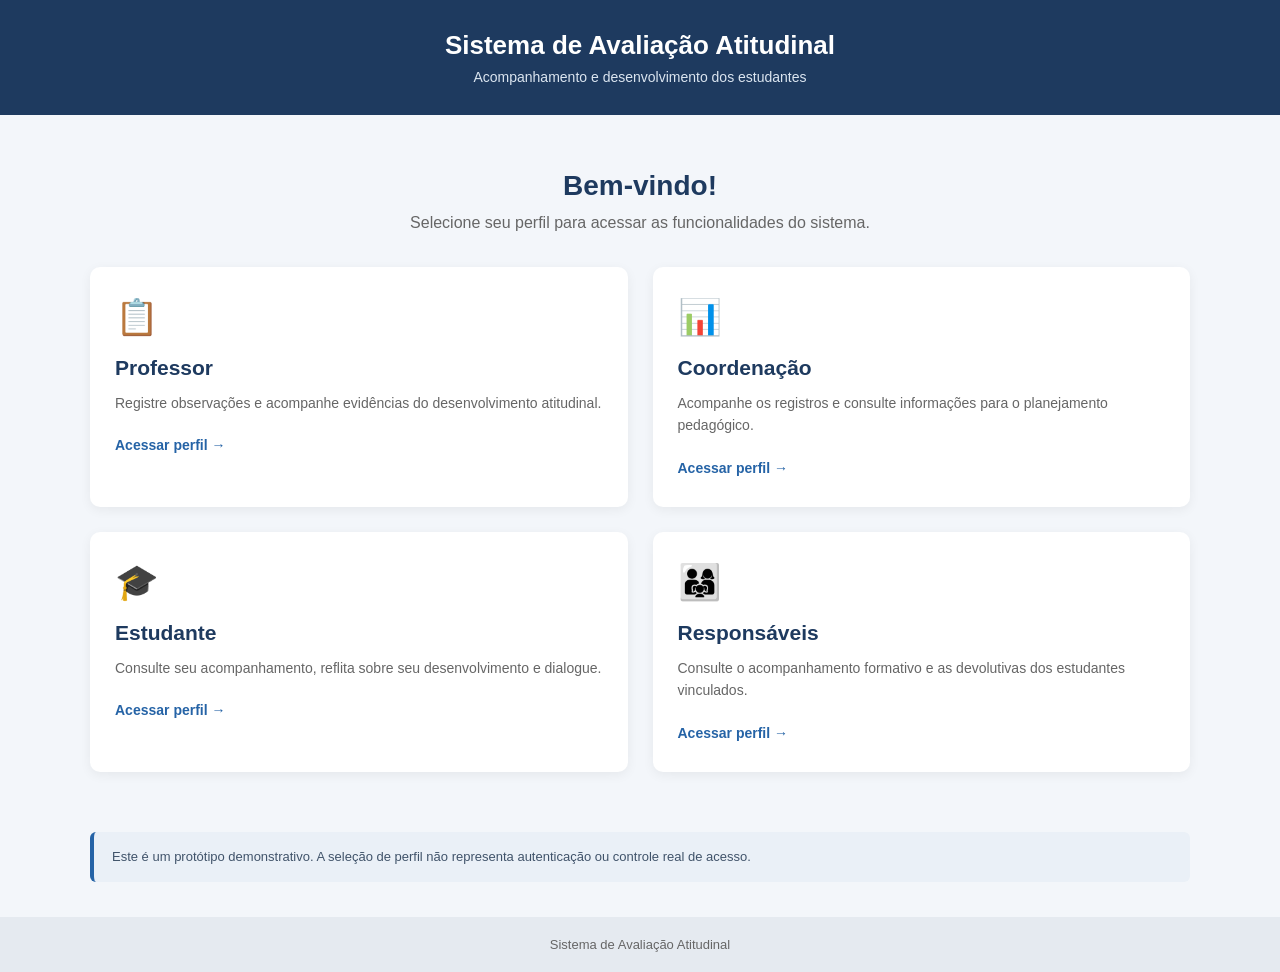
<file: index.html>
<!DOCTYPE html>
<html lang="pt-BR">

<head>
    <meta charset="UTF-8">
    <meta name="viewport" content="width=device-width, initial-scale=1.0">
    <title>Sistema de Avaliação Atitudinal</title>
    <link rel="stylesheet" href="css/style.css">
</head>

<body>

    <header class="cabecalho">
        <div class="container">
            <h1>Sistema de Avaliação Atitudinal</h1>
            <p>Acompanhamento e desenvolvimento dos estudantes</p>
        </div>
    </header>

    <main class="container">

        <section class="apresentacao">
            <h2>Bem-vindo!</h2>
            <p>Selecione seu perfil para acessar as funcionalidades do sistema.</p>
        </section>

        <section class="perfis">

            <a href="pages/professor/registro.html" class="card">
                <div class="icone">📋</div>
                <h3>Professor</h3>
                <p>Registre observações e acompanhe evidências do desenvolvimento atitudinal.</p>
                <span>Acessar perfil →</span>
            </a>

            <a href="pages/coordenacao/painel.html" class="card">
                <div class="icone">📊</div>
                <h3>Coordenação</h3>
                <p>Acompanhe os registros e consulte informações para o planejamento pedagógico.</p>
                <span>Acessar perfil →</span>
            </a>

            <a href="pages/estudante/formativa.html" class="card">
                <div class="icone">🎓</div>
                <h3>Estudante</h3>
                <p>Consulte seu acompanhamento, reflita sobre seu desenvolvimento e dialogue.</p>
                <span>Acessar perfil →</span>
            </a>

            <a href="pages/responsaveis/acompanhamento.html" class="card">
                <div class="icone">👨‍👩‍👧</div>
                <h3>Responsáveis</h3>
                <p>Consulte o acompanhamento formativo e as devolutivas dos estudantes vinculados.</p>
                <span>Acessar perfil →</span>
            </a>

        </section>

        <p class="aviso-prototipo">
            Este é um protótipo demonstrativo. A seleção de perfil não representa autenticação ou controle real de acesso.
        </p>

    </main>

    <footer class="rodape">
        <p>Sistema de Avaliação Atitudinal</p>
    </footer>

</body>

</html>
</file>
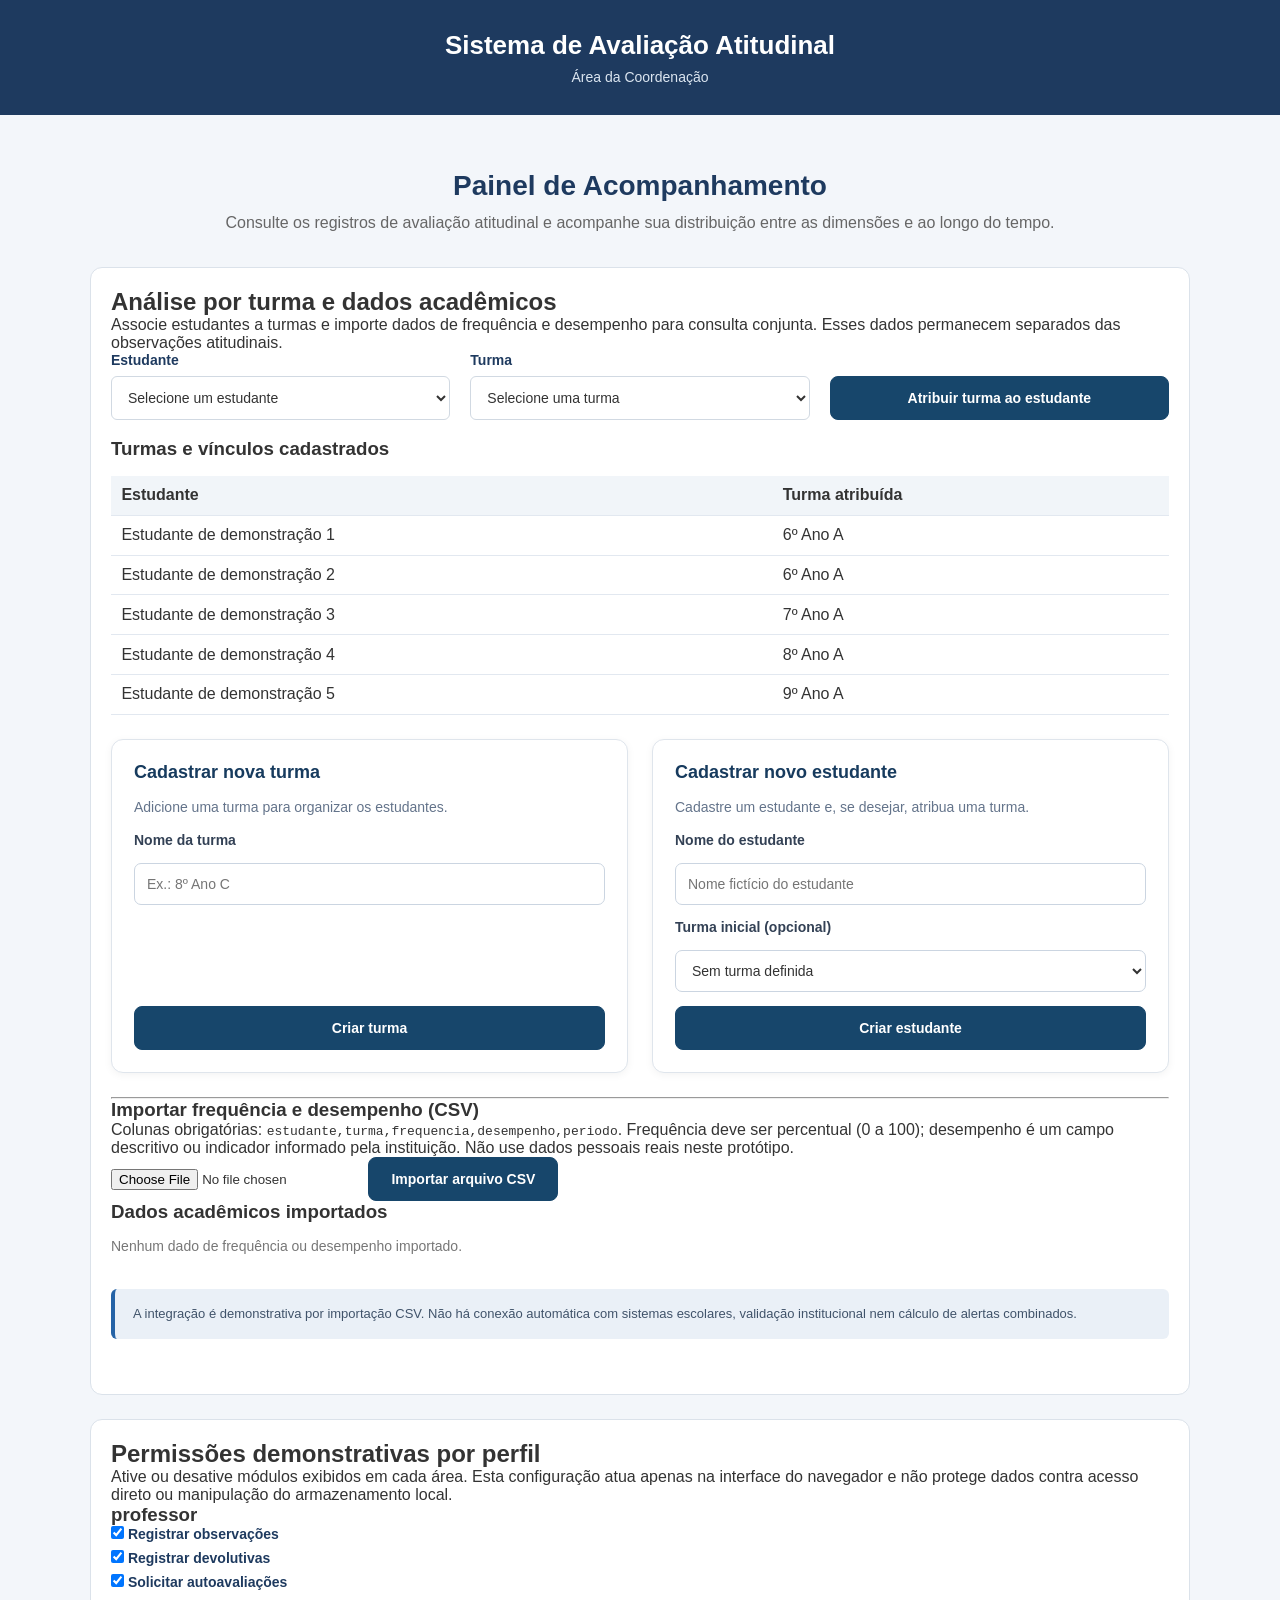
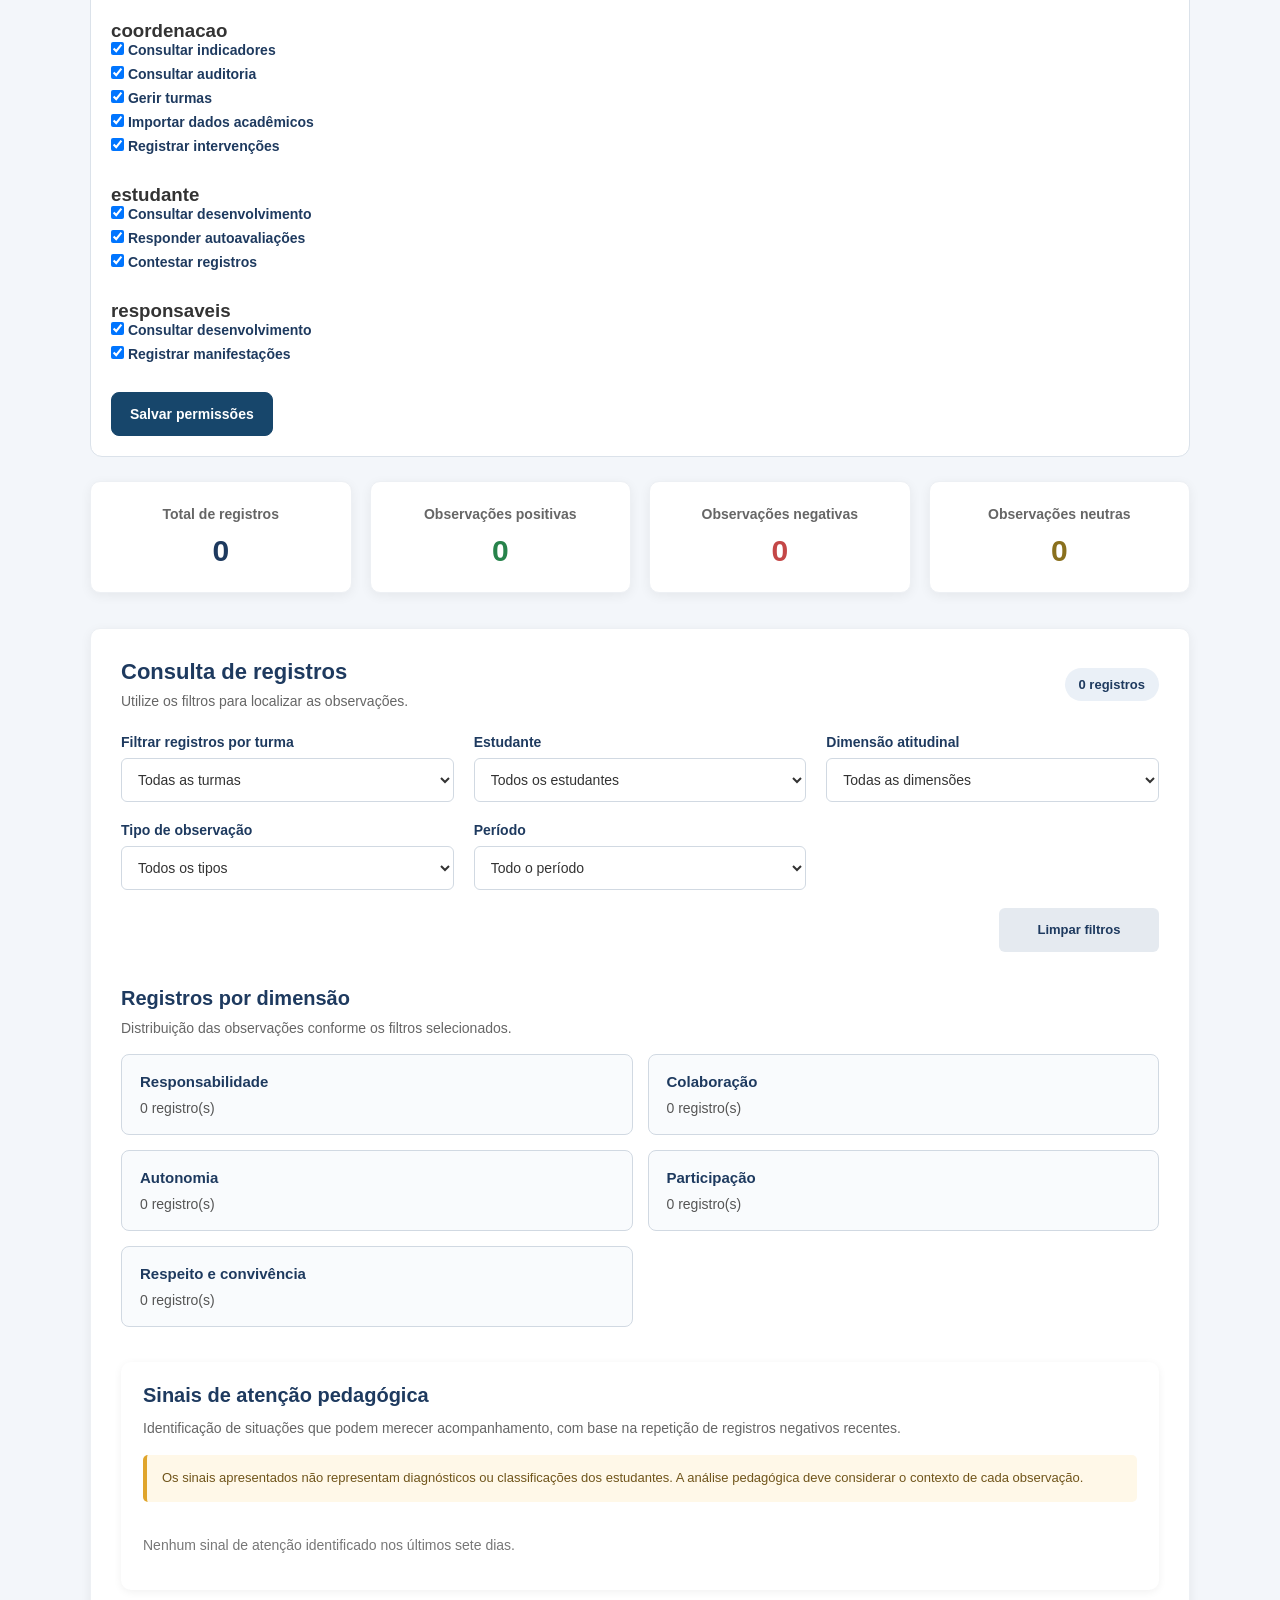
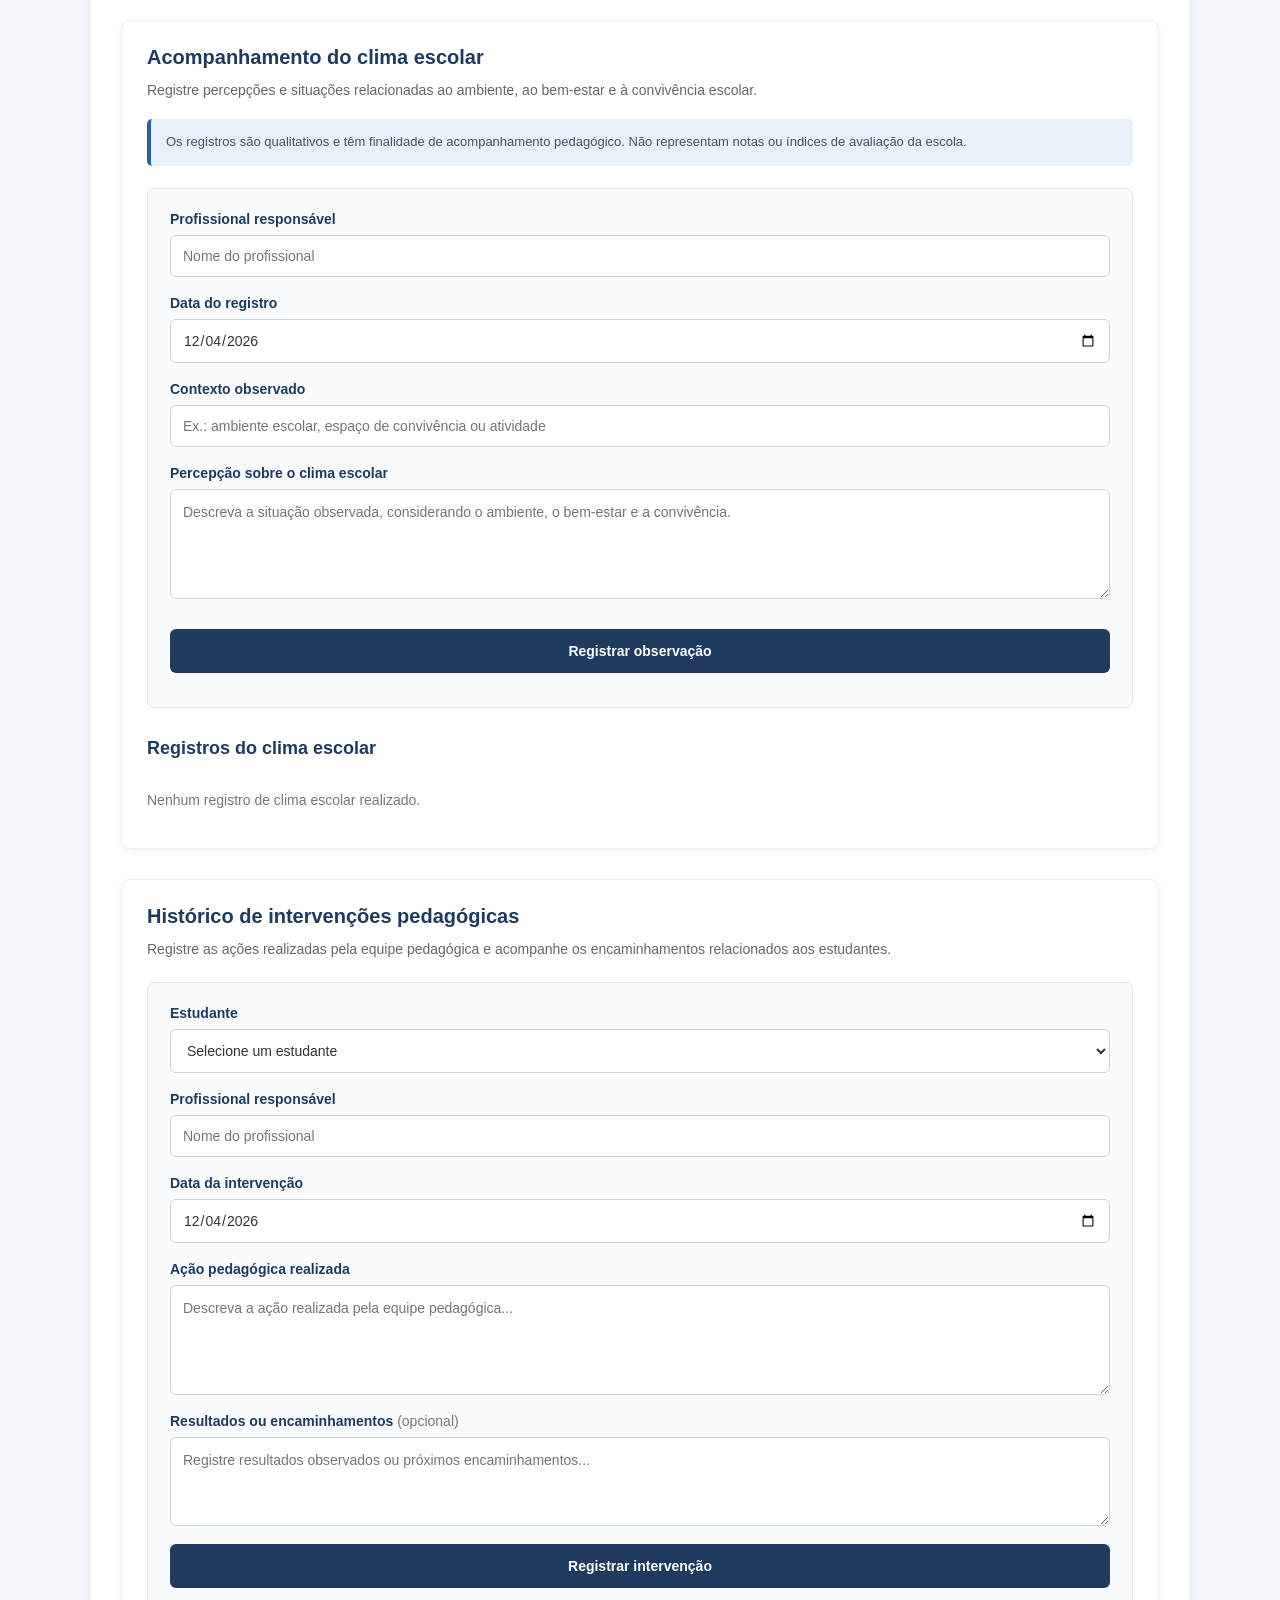
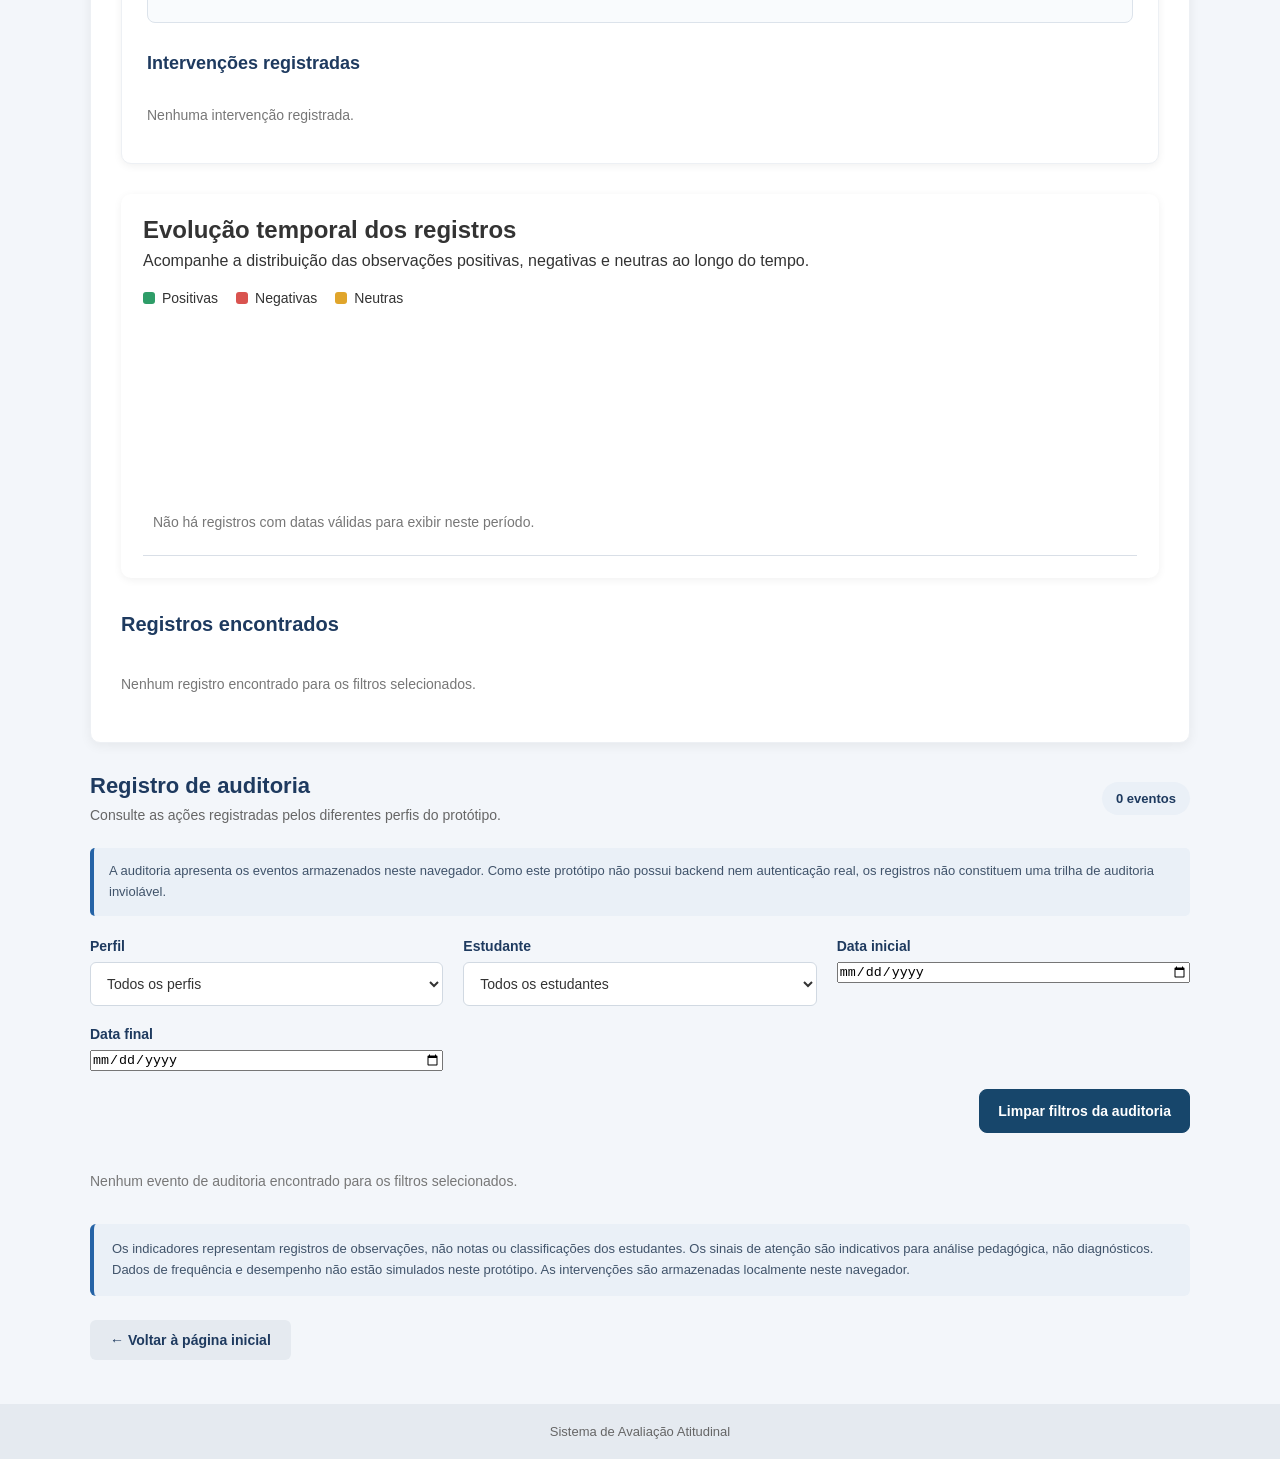
<file: pages/coordenacao/painel.html>
<!DOCTYPE html>
<html lang="pt-BR">

<head>
    <meta charset="UTF-8">
    <meta name="viewport" content="width=device-width, initial-scale=1.0">
    <title>Painel da Coordenação | Avaliação Atitudinal</title>
    <link rel="stylesheet" href="../../css/style.css">
</head>

<body data-perfil="coordenacao">

    <header class="cabecalho">
        <div class="container">
            <h1>Sistema de Avaliação Atitudinal</h1>
            <p>Área da Coordenação</p>
        </div>
    </header>

    <main class="container painel-coordenacao">

        <section class="apresentacao">
            <h2>Painel de Acompanhamento</h2>
            <p>
                Consulte os registros de avaliação atitudinal e acompanhe sua distribuição entre as dimensões e ao longo do tempo.
            </p>
        </section>

        <section class="modulo-dados" aria-labelledby="titulo-turmas">
            <h2 id="titulo-turmas" data-permission="gerirTurmas">Análise por turma e dados acadêmicos</h2>
            <p>Associe estudantes a turmas e importe dados de frequência e desempenho para consulta conjunta. Esses dados permanecem separados das observações atitudinais.</p>

            <div class="filtros">
                <div class="campo">
                    <label for="vinculo-estudante">Estudante</label>
                    <select id="vinculo-estudante" data-permission="gerirTurmas"><option value="">Selecione</option></select>
                </div>

                <div class="campo">
                    <label for="vinculo-turma">Turma</label>
                    <select id="vinculo-turma" data-permission="gerirTurmas"><option value="">Selecione uma turma</option></select>
                </div>

                <div class="campo">
                    <label>&nbsp;</label>
                    <button type="button" id="salvar-vinculo-turma" data-permission="gerirTurmas">Atribuir turma ao estudante</button>
                </div>
            </div>

            <div id="lista-vinculos-turma"></div>

            <!-- CADASTROS ORGANIZADOS EM CARTÕES INDEPENDENTES -->

            <div class="cadastros-turma-container">

                <div class="card-cadastro-turma">
                    <h3>Cadastrar nova turma</h3>
                    <p>Adicione uma turma para organizar os estudantes.</p>

                    <div class="campo">
                        <label for="nova-turma">Nome da turma</label>
                        <input id="nova-turma" type="text" data-permission="gerirTurmas" placeholder="Ex.: 8º Ano C">
                    </div>

                    <button type="button" id="cadastrar-turma" data-permission="gerirTurmas" class="botao-cadastro">
                        Criar turma
                    </button>
                </div>

                <div class="card-cadastro-turma">
                    <h3>Cadastrar novo estudante</h3>
                    <p>Cadastre um estudante e, se desejar, atribua uma turma.</p>

                    <div class="campo">
                        <label for="novo-estudante">Nome do estudante</label>
                        <input id="novo-estudante" type="text" data-permission="gerirTurmas" placeholder="Nome fictício do estudante">
                    </div>

                    <div class="campo">
                        <label for="turma-novo-estudante">Turma inicial (opcional)</label>
                        <select id="turma-novo-estudante" data-permission="gerirTurmas">
                            <option value="">Sem turma definida</option>
                        </select>
                    </div>

                    <button type="button" id="cadastrar-estudante" data-permission="gerirTurmas" class="botao-cadastro">
                        Criar estudante
                    </button>
                </div>

            </div>

            <hr>

            <h3>Importar frequência e desempenho (CSV)</h3>
            <p>Colunas obrigatórias: <code>estudante,turma,frequencia,desempenho,periodo</code>. Frequência deve ser percentual (0 a 100); desempenho é um campo descritivo ou indicador informado pela instituição. Não use dados pessoais reais neste protótipo.</p>

            <input type="file" id="arquivo-dados-academicos" data-permission="importarAcademicos" accept=".csv,text/csv">
            <button type="button" id="importar-dados-academicos" data-permission="importarAcademicos">Importar arquivo CSV</button>

            <p id="mensagem-importacao" role="status"></p>
            <div id="resumo-dados-academicos"></div>

            <p class="aviso-prototipo">A integração é demonstrativa por importação CSV. Não há conexão automática com sistemas escolares, validação institucional nem cálculo de alertas combinados.</p>
        </section>

        <section class="modulo-dados" id="painel-permissoes">
            <h2>Permissões demonstrativas por perfil</h2>
            <p>Ative ou desative módulos exibidos em cada área. Esta configuração atua apenas na interface do navegador e não protege dados contra acesso direto ou manipulação do armazenamento local.</p>

            <div id="editor-permissoes"></div>
            <button type="button" id="salvar-permissoes">Salvar permissões</button>
            <p id="mensagem-permissoes" role="status"></p>
        </section>

        <!-- INDICADORES GERAIS -->

        <section class="indicadores" data-permission="consultarIndicadores">

            <div class="indicador-card">
                <h3>Total de registros</h3>
                <p id="total-registros">0</p>
            </div>

            <div class="indicador-card indicador-positivo">
                <h3>Observações positivas</h3>
                <p id="total-positivas">0</p>
            </div>

            <div class="indicador-card indicador-negativo">
                <h3>Observações negativas</h3>
                <p id="total-negativas">0</p>
            </div>

            <div class="indicador-card indicador-neutro">
                <h3>Observações neutras</h3>
                <p id="total-neutras">0</p>
            </div>

        </section>

        <!-- CONSULTA E FILTROS -->

        <section class="painel-registros" data-permission="consultarIndicadores">

            <div class="titulo-painel">
                <div>
                    <h2>Consulta de registros</h2>
                    <p>Utilize os filtros para localizar as observações.</p>
                </div>

                <span id="quantidade-filtrada" class="contador-registros">
                    0 registros
                </span>
            </div>

            <div class="filtros">

                <div class="campo">
                    <label for="filtro-turma">Filtrar registros por turma</label>
                    <select id="filtro-turma" data-permission="gerirTurmas">
                        <option value="">Todas as turmas</option>
                    </select>
                </div>

                <div class="campo">
                    <label for="filtro-estudante">Estudante</label>
                    <select id="filtro-estudante">
                        <option value="">Todos os estudantes</option>
                    </select>
                </div>

                <div class="campo">
                    <label for="filtro-dimensao">Dimensão atitudinal</label>
                    <select id="filtro-dimensao">
                        <option value="">Todas as dimensões</option>
                        <option value="responsabilidade">Responsabilidade</option>
                        <option value="colaboracao">Colaboração</option>
                        <option value="autonomia">Autonomia</option>
                        <option value="participacao">Participação</option>
                        <option value="respeito">Respeito e convivência</option>
                    </select>
                </div>

                <div class="campo">
                    <label for="filtro-tipo">Tipo de observação</label>
                    <select id="filtro-tipo">
                        <option value="">Todos os tipos</option>
                        <option value="positiva">Positiva</option>
                        <option value="negativa">Negativa</option>
                        <option value="neutra">Neutra</option>
                    </select>
                </div>

                <div class="campo">
                    <label for="filtro-periodo">Período</label>
                    <select id="filtro-periodo">
                        <option value="">Todo o período</option>
                        <option value="7">Últimos 7 dias</option>
                        <option value="30">Últimos 30 dias</option>
                        <option value="90">Últimos 90 dias</option>
                    </select>
                </div>

            </div>

            <div class="acoes-filtros">
                <button type="button" id="limpar-filtros">
                    Limpar filtros
                </button>
            </div>

            <!-- DISTRIBUIÇÃO POR DIMENSÃO -->

            <section class="distribuicao-dimensoes">

                <h2>Registros por dimensão</h2>

                <p>
                    Distribuição das observações conforme os filtros selecionados.
                </p>

                <div id="resumo-dimensoes-coordenacao"></div>

            </section>

            <!-- SINAIS DE ATENÇÃO -->

            <section class="alertas-acompanhamento">

                <h2>Sinais de atenção pedagógica</h2>

                <p>
                    Identificação de situações que podem merecer acompanhamento, com base na repetição de registros negativos recentes.
                </p>

                <div class="aviso-alertas">
                    Os sinais apresentados não representam diagnósticos ou classificações dos estudantes. A análise pedagógica deve considerar o contexto de cada observação.
                </div>

                <div id="lista-alertas-coordenacao">
                    <p class="historico-vazio">
                        Nenhum sinal de atenção identificado.
                    </p>
                </div>

            </section>

            <!-- ACOMPANHAMENTO DO CLIMA ESCOLAR -->

            <section class="clima-escolar">

                <h2>Acompanhamento do clima escolar</h2>

                <p class="descricao-clima">
                    Registre percepções e situações relacionadas ao ambiente, ao bem-estar e à convivência escolar.
                </p>

                <div class="aviso-clima">
                    Os registros são qualitativos e têm finalidade de acompanhamento pedagógico. Não representam notas ou índices de avaliação da escola.
                </div>

                <form id="form-clima-escolar" data-permission="registrarIntervencoes">

                    <div class="campo">
                        <label for="clima-responsavel">
                            Profissional responsável
                        </label>

                        <input type="text" id="clima-responsavel" placeholder="Nome do profissional" required>
                    </div>

                    <div class="campo">
                        <label for="clima-data">
                            Data do registro
                        </label>

                        <input type="date" id="clima-data" required>
                    </div>

                    <div class="campo">
                        <label for="clima-contexto">
                            Contexto observado
                        </label>

                        <input type="text" id="clima-contexto" placeholder="Ex.: ambiente escolar, espaço de convivência ou atividade" required>
                    </div>

                    <div class="campo">
                        <label for="clima-descricao">
                            Percepção sobre o clima escolar
                        </label>

                        <textarea id="clima-descricao" rows="4" placeholder="Descreva a situação observada, considerando o ambiente, o bem-estar e a convivência." required></textarea>
                    </div>

                    <div class="acoes-formulario">
                        <button type="submit" class="botao-salvar">
                            Registrar observação
                        </button>
                    </div>

                    <p id="mensagem-clima" class="mensagem-retorno" aria-live="polite"></p>

                </form>

                <div class="historico-clima">

                    <h3>Registros do clima escolar</h3>

                    <div id="lista-clima-escolar">
                        <p class="historico-vazio">
                            Nenhum registro de clima escolar realizado.
                        </p>
                    </div>

                </div>

            </section>

            <!-- HISTÓRICO DE INTERVENÇÕES -->

            <section class="intervencoes-acompanhamento">

                <h2>Histórico de intervenções pedagógicas</h2>

                <p class="descricao-intervencoes">
                    Registre as ações realizadas pela equipe pedagógica e acompanhe os encaminhamentos relacionados aos estudantes.
                </p>

                <form id="form-intervencao" data-permission="registrarIntervencoes">

                    <div class="campo">
                        <label for="intervencao-estudante">
                            Estudante
                        </label>

                        <select id="intervencao-estudante" required>
                            <option value="">
                                Selecione um estudante
                            </option>
                        </select>
                    </div>

                    <div class="campo">
                        <label for="intervencao-responsavel">
                            Profissional responsável
                        </label>

                        <input type="text" id="intervencao-responsavel" placeholder="Nome do profissional" required>
                    </div>

                    <div class="campo">
                        <label for="intervencao-data">
                            Data da intervenção
                        </label>

                        <input type="date" id="intervencao-data" required>
                    </div>

                    <div class="campo">
                        <label for="intervencao-descricao">
                            Ação pedagógica realizada
                        </label>

                        <textarea id="intervencao-descricao" rows="4" placeholder="Descreva a ação realizada pela equipe pedagógica..." required></textarea>
                    </div>

                    <div class="campo">
                        <label for="intervencao-resultado">
                            Resultados ou encaminhamentos
                            <span>(opcional)</span>
                        </label>

                        <textarea id="intervencao-resultado" rows="3" placeholder="Registre resultados observados ou próximos encaminhamentos..."></textarea>
                    </div>

                    <div class="acoes-formulario">
                        <button type="submit" class="botao-salvar">
                            Registrar intervenção
                        </button>
                    </div>

                    <p id="mensagem-intervencao" class="mensagem-retorno" aria-live="polite"></p>

                </form>

                <div class="historico-intervencoes">

                    <h3>Intervenções registradas</h3>

                    <div id="lista-intervencoes">
                        <p class="historico-vazio">
                            Nenhuma intervenção registrada.
                        </p>
                    </div>

                </div>

            </section>

            <!-- EVOLUÇÃO TEMPORAL -->

            <section class="evolucao-temporal">

                <h2>Evolução temporal dos registros</h2>

                <p>
                    Acompanhe a distribuição das observações positivas, negativas e neutras ao longo do tempo.
                </p>

                <div class="legenda-evolucao">

                    <span>
                        <i class="legenda-cor positiva"></i>
                        Positivas
                    </span>

                    <span>
                        <i class="legenda-cor negativa"></i>
                        Negativas
                    </span>

                    <span>
                        <i class="legenda-cor neutra"></i>
                        Neutras
                    </span>

                </div>

                <div id="grafico-evolucao" class="grafico-evolucao">

                    <p class="historico-vazio">
                        Ainda não há registros suficientes para exibir a evolução.
                    </p>

                </div>

            </section>

            <!-- REGISTROS ENCONTRADOS -->

            <section class="lista-registros-coordenacao">

                <h2>Registros encontrados</h2>

                <div id="lista-coordenacao">

                    <p class="historico-vazio">
                        Nenhum registro encontrado.
                    </p>

                </div>

            </section>

        </section>

        <!-- CONSULTA DA AUDITORIA -->

        <section class="painel-auditoria" data-permission="consultarAuditoria">

            <div class="titulo-painel">
                <div>
                    <h2>Registro de auditoria</h2>
                    <p>
                        Consulte as ações registradas pelos diferentes perfis do protótipo.
                    </p>
                </div>

                <span id="quantidade-auditoria" class="contador-registros">
                    0 eventos
                </span>
            </div>

            <div class="aviso-clima">
                A auditoria apresenta os eventos armazenados neste navegador. Como este protótipo não possui backend nem autenticação real, os registros não constituem uma trilha de auditoria inviolável.
            </div>

            <div class="filtros">

                <div class="campo">
                    <label for="filtro-auditoria-perfil">
                        Perfil
                    </label>

                    <select id="filtro-auditoria-perfil">
                        <option value="">Todos os perfis</option>
                        <option value="professor">Professor</option>
                        <option value="coordenacao">Coordenação</option>
                        <option value="estudante">Estudante</option>
                        <option value="responsaveis">Responsáveis</option>
                    </select>
                </div>

                <div class="campo">
                    <label for="filtro-auditoria-estudante">
                        Estudante
                    </label>

                    <select id="filtro-auditoria-estudante">
                        <option value="">Todos os estudantes</option>
                    </select>
                </div>

                <div class="campo">
                    <label for="filtro-auditoria-inicio">
                        Data inicial
                    </label>

                    <input type="date" id="filtro-auditoria-inicio">
                </div>

                <div class="campo">
                    <label for="filtro-auditoria-fim">
                        Data final
                    </label>

                    <input type="date" id="filtro-auditoria-fim">
                </div>

            </div>

            <div class="acoes-filtros">
                <button type="button" id="limpar-filtros-auditoria">
                    Limpar filtros da auditoria
                </button>
            </div>

            <div id="lista-auditoria" data-permission="consultarAuditoria">
                <p class="historico-vazio">
                    Nenhum evento de auditoria encontrado.
                </p>
            </div>

        </section>

        <p class="aviso-prototipo">
            Os indicadores representam registros de observações, não notas ou classificações dos estudantes. Os sinais de atenção são indicativos para análise pedagógica, não diagnósticos. Dados de frequência e desempenho não estão simulados neste protótipo. As intervenções
            são armazenadas localmente neste navegador.
        </p>

        <div class="navegacao-painel">
            <a href="../../index.html" class="botao-voltar">
                ← Voltar à página inicial
            </a>
        </div>

    </main>

    <footer class="rodape">
        <p>Sistema de Avaliação Atitudinal</p>
    </footer>

    <script src="../../js/controle-acesso.js"></script>
    <script src="../../js/coordenacao.js"></script>

</body>

</html>
</file>
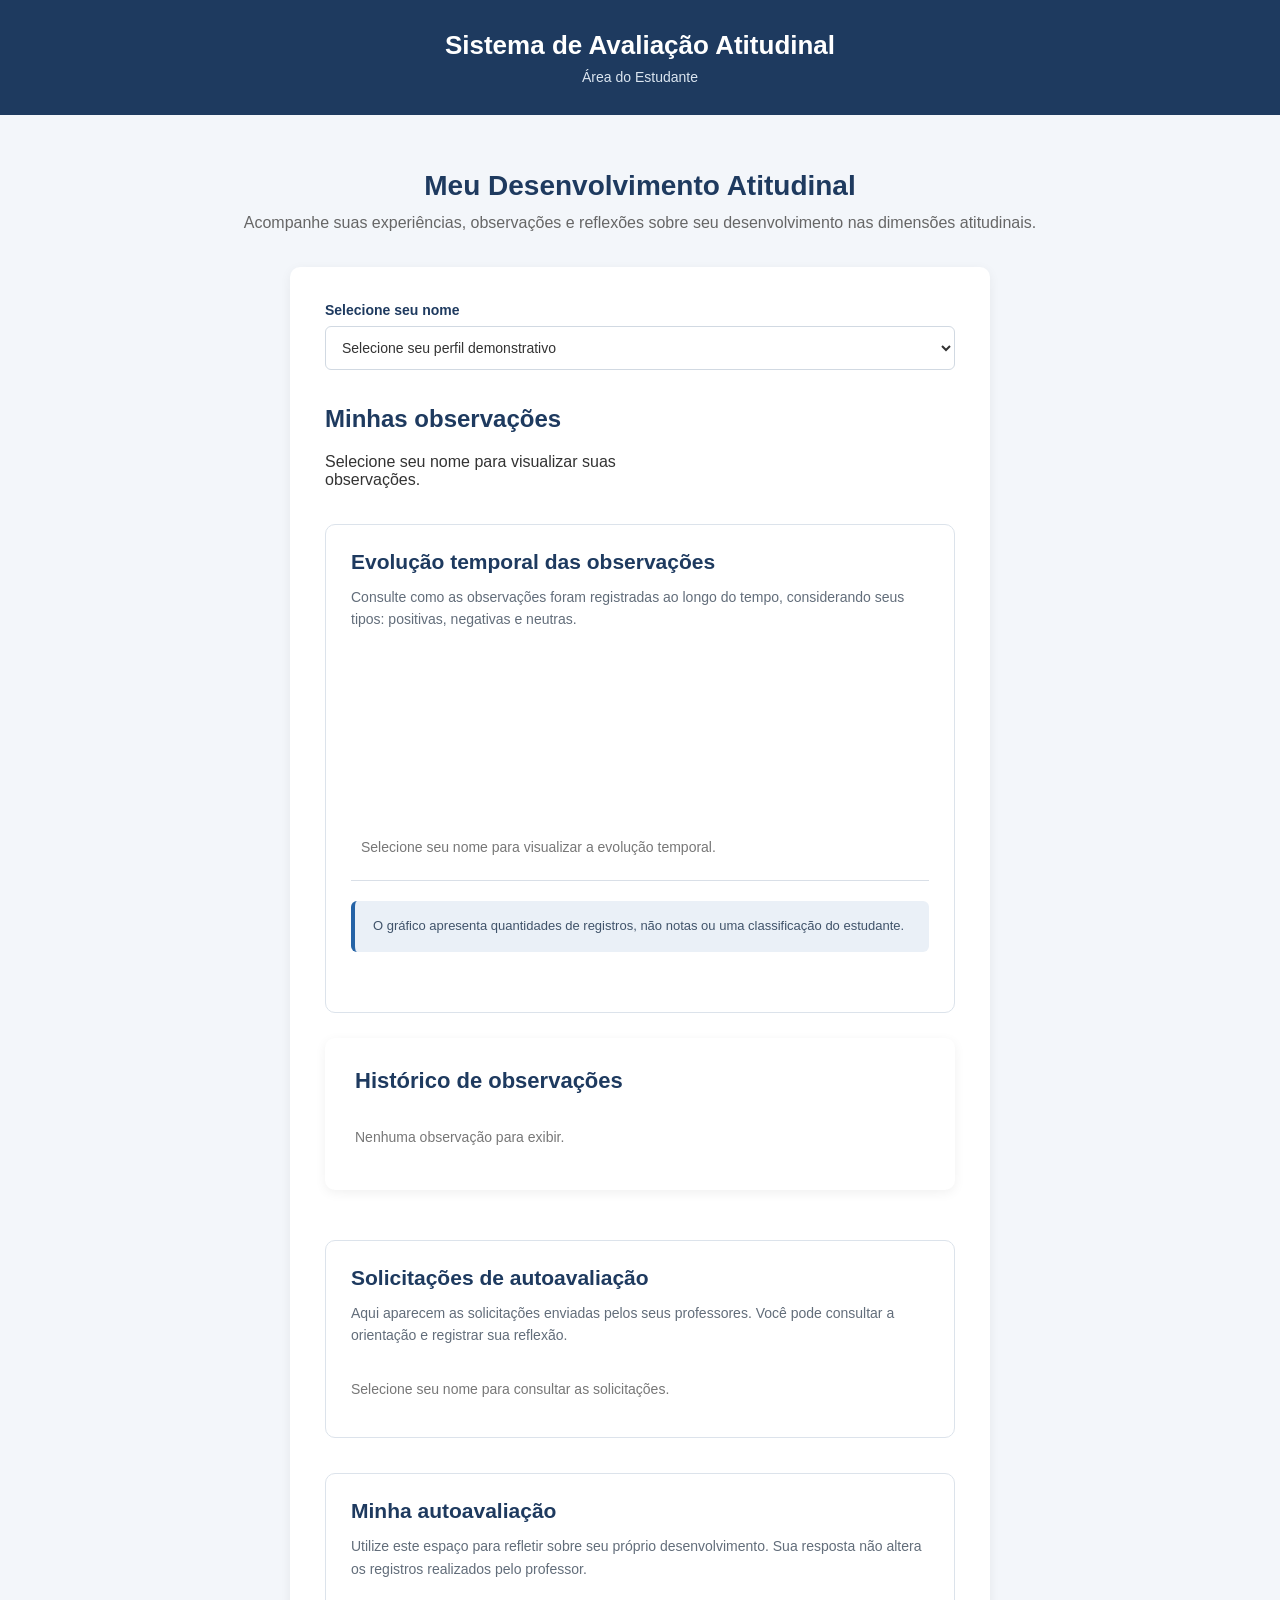
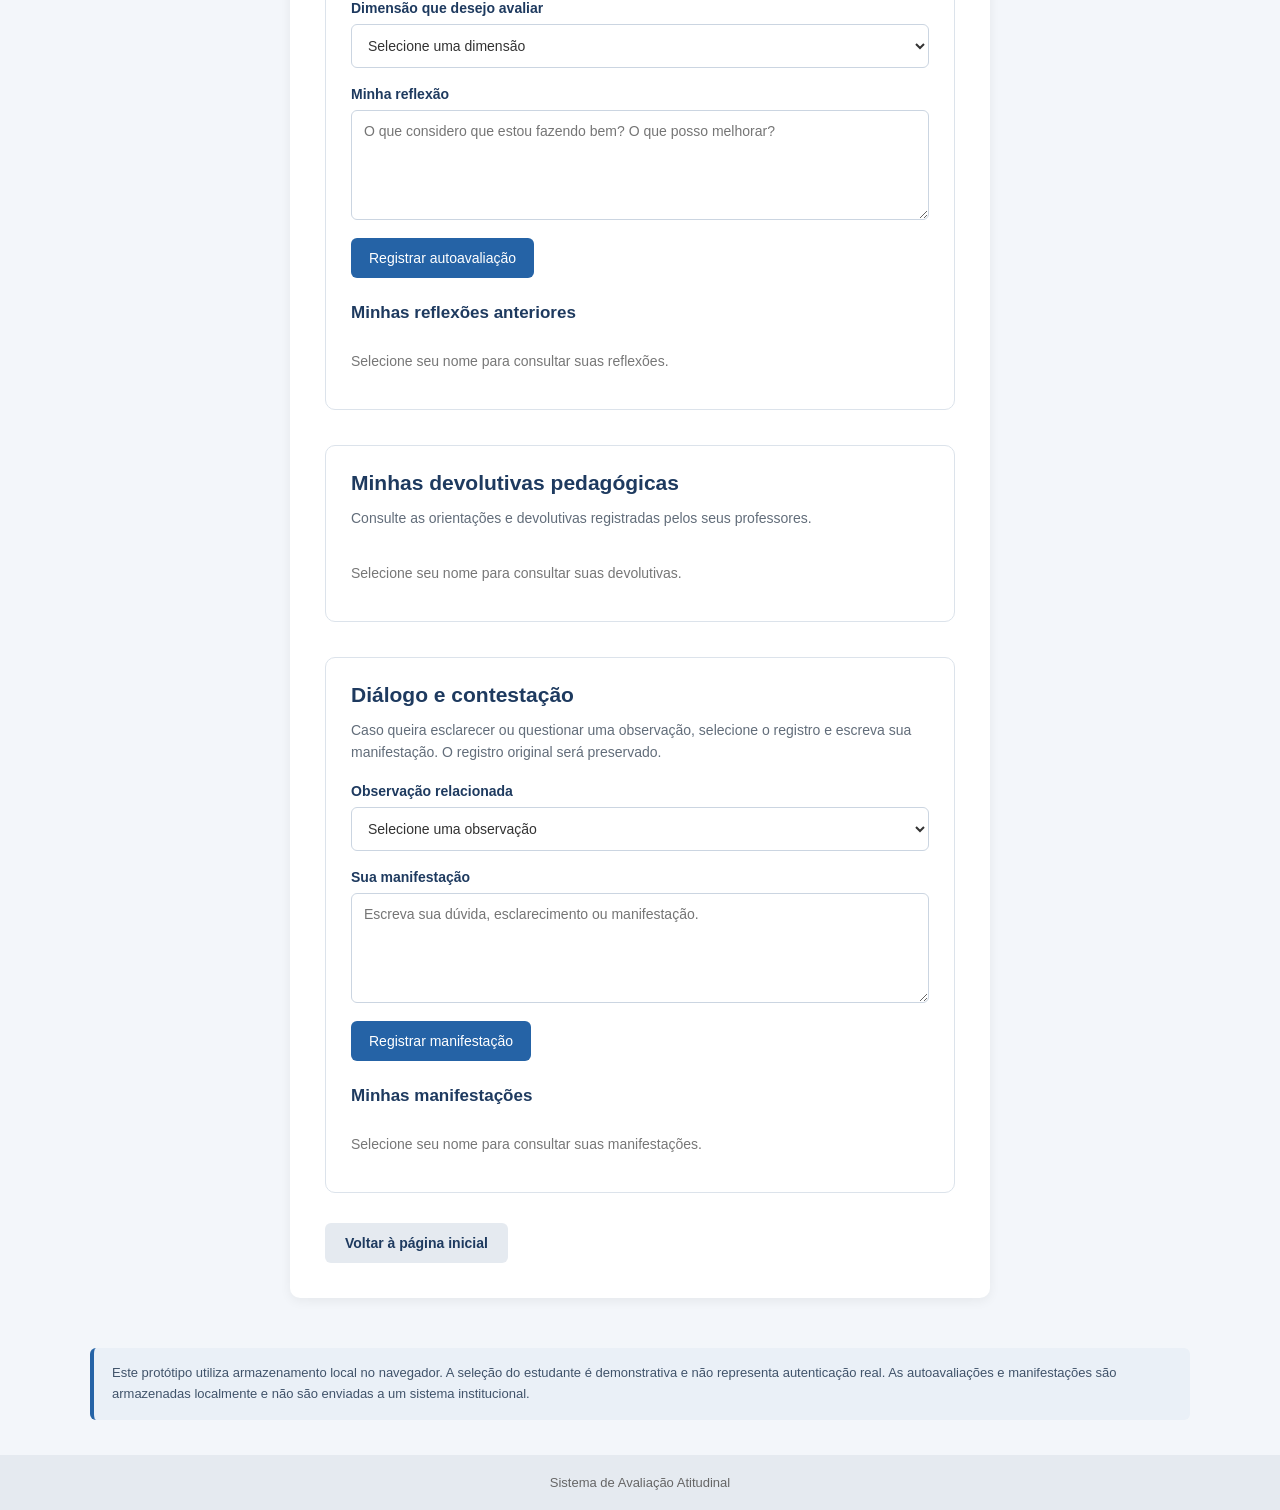
<file: pages/estudante/formativa.html>
<!DOCTYPE html>
<html lang="pt-BR">

<head>
    <meta charset="UTF-8">
    <meta name="viewport" content="width=device-width, initial-scale=1.0">

    <title>Área do Estudante | Avaliação Atitudinal</title>

    <link rel="stylesheet" href="../../css/style.css">
</head>

<body data-perfil="estudante">

    <header class="cabecalho">
        <div class="container">
            <h1>Sistema de Avaliação Atitudinal</h1>
            <p>Área do Estudante</p>
        </div>
    </header>

    <main class="container">

        <section class="apresentacao">
            <h2>Meu Desenvolvimento Atitudinal</h2>

            <p>
                Acompanhe suas experiências, observações e reflexões sobre seu desenvolvimento nas dimensões atitudinais.
            </p>
        </section>

        <section class="formulario-container">

            <div class="campo">
                <label for="estudante">Selecione seu nome</label>

                <select id="estudante">
                    <option value="">Selecione um estudante</option>
                </select>
            </div>

            <section class="painel-estudante">
                <h2>Minhas observações</h2>

                <div id="grafico-radar-estudante" data-permission="consultarDesenvolvimento"></div>
                    <div id="resumo-dimensoes" data-permission="consultarDesenvolvimento">
                    <p>Selecione seu nome para visualizar suas observações.</p>
                </div>
            </section>

            <section class="secao-estudante">
                <h2>Evolução temporal das observações</h2>

                <p class="descricao-secao">
                    Consulte como as observações foram registradas ao longo do tempo, considerando seus tipos: positivas, negativas e neutras.
                </p>

                <div id="grafico-evolucao" data-permission="consultarDesenvolvimento" class="grafico-evolucao">
                    <p class="historico-vazio">
                        Selecione seu nome para visualizar a evolução temporal.
                    </p>
                </div>

                <p class="aviso-prototipo">
                    O gráfico apresenta quantidades de registros, não notas ou uma classificação do estudante.
                </p>
            </section>

            <section class="historico-container">
                <h2>Histórico de observações</h2>

                <div id="historico-estudante" data-permission="consultarDesenvolvimento">
                    <p class="historico-vazio">
                        Nenhuma observação para exibir.
                    </p>
                </div>
            </section>

            <section class="secao-estudante">
                <h2>Solicitações de autoavaliação</h2>

                <p class="descricao-secao">
                    Aqui aparecem as solicitações enviadas pelos seus professores. Você pode consultar a orientação e registrar sua reflexão.
                </p>

                <div id="solicitacoes-autoavaliacao">
                    <p class="historico-vazio">
                        Selecione seu nome para consultar as solicitações.
                    </p>
                </div>
            </section>

            <section class="secao-estudante">
                <h2>Minha autoavaliação</h2>

                <p class="descricao-secao">
                    Utilize este espaço para refletir sobre seu próprio desenvolvimento. Sua resposta não altera os registros realizados pelo professor.
                </p>

                <form id="form-autoavaliacao" data-permission="responderAutoavaliacao">

                    <div class="campo">
                        <label for="dimensao-autoavaliacao">
                            Dimensão que desejo avaliar
                        </label>

                        <select id="dimensao-autoavaliacao" required>
                            <option value="">Selecione uma dimensão</option>
                            <option value="responsabilidade">Responsabilidade</option>
                            <option value="colaboracao">Colaboração</option>
                            <option value="autonomia">Autonomia</option>
                            <option value="participacao">Participação</option>
                            <option value="respeito">Respeito e convivência</option>
                        </select>
                    </div>

                    <div class="campo">
                        <label for="texto-autoavaliacao">
                            Minha reflexão
                        </label>

                        <textarea id="texto-autoavaliacao" rows="4" placeholder="O que considero que estou fazendo bem? O que posso melhorar?" required></textarea>
                    </div>

                    <button type="submit" id="salvar-autoavaliacao">
                        Registrar autoavaliação
                    </button>

                    <p id="mensagem-autoavaliacao" class="mensagem-retorno" aria-live="polite"></p>

                </form>

                <div class="historico-autoavaliacoes">
                    <h3>Minhas reflexões anteriores</h3>

                    <div id="lista-autoavaliacoes">
                        <p class="historico-vazio">
                            Nenhuma autoavaliação registrada.
                        </p>
                    </div>
                </div>

            </section>

            <section class="secao-estudante">
                <h2>Minhas devolutivas pedagógicas</h2>

                <p class="descricao-secao">
                    Consulte as orientações e devolutivas registradas pelos seus professores.
                </p>

                <div id="devolutivas-estudante">
                    <p class="historico-vazio">
                        Nenhuma devolutiva disponível.
                    </p>
                </div>
            </section>

            <section class="secao-estudante">
                <h2>Diálogo e contestação</h2>

                <p class="descricao-secao">
                    Caso queira esclarecer ou questionar uma observação, selecione o registro e escreva sua manifestação. O registro original será preservado.
                </p>

                <form id="form-contestacao" data-permission="contestarRegistros">

                    <div class="campo">
                        <label for="registro-contestacao">
                            Observação relacionada
                        </label>

                        <select id="registro-contestacao" required>
                            <option value="">Selecione uma observação</option>
                        </select>
                    </div>

                    <div class="campo">
                        <label for="texto-contestacao">
                            Sua manifestação
                        </label>

                        <textarea id="texto-contestacao" rows="4" placeholder="Escreva sua dúvida, esclarecimento ou manifestação." required></textarea>
                    </div>

                    <button type="submit" id="enviar-contestacao">
                        Registrar manifestação
                    </button>

                    <p id="mensagem-contestacao" class="mensagem-retorno" aria-live="polite"></p>

                </form>

                <div class="historico-contestacoes">
                    <h3>Minhas manifestações</h3>

                    <div id="lista-contestacoes">
                        <p class="historico-vazio">
                            Nenhuma manifestação registrada.
                        </p>
                    </div>
                </div>

            </section>

            <div class="acoes-formulario">
                <a href="../../index.html" class="botao-voltar">
                    Voltar à página inicial
                </a>
            </div>

        </section>

        <p class="aviso-prototipo">
            Este protótipo utiliza armazenamento local no navegador. A seleção do estudante é demonstrativa e não representa autenticação real. As autoavaliações e manifestações são armazenadas localmente e não são enviadas a um sistema institucional.
        </p>

    </main>

    <footer class="rodape">
        <p>Sistema de Avaliação Atitudinal</p>
    </footer>

    <script src="../../js/radar-atitudinal.js"></script>
    <script src="../../js/controle-acesso.js"></script>
    <script src="../../js/estudante.js"></script>

</body>

</html>
</file>
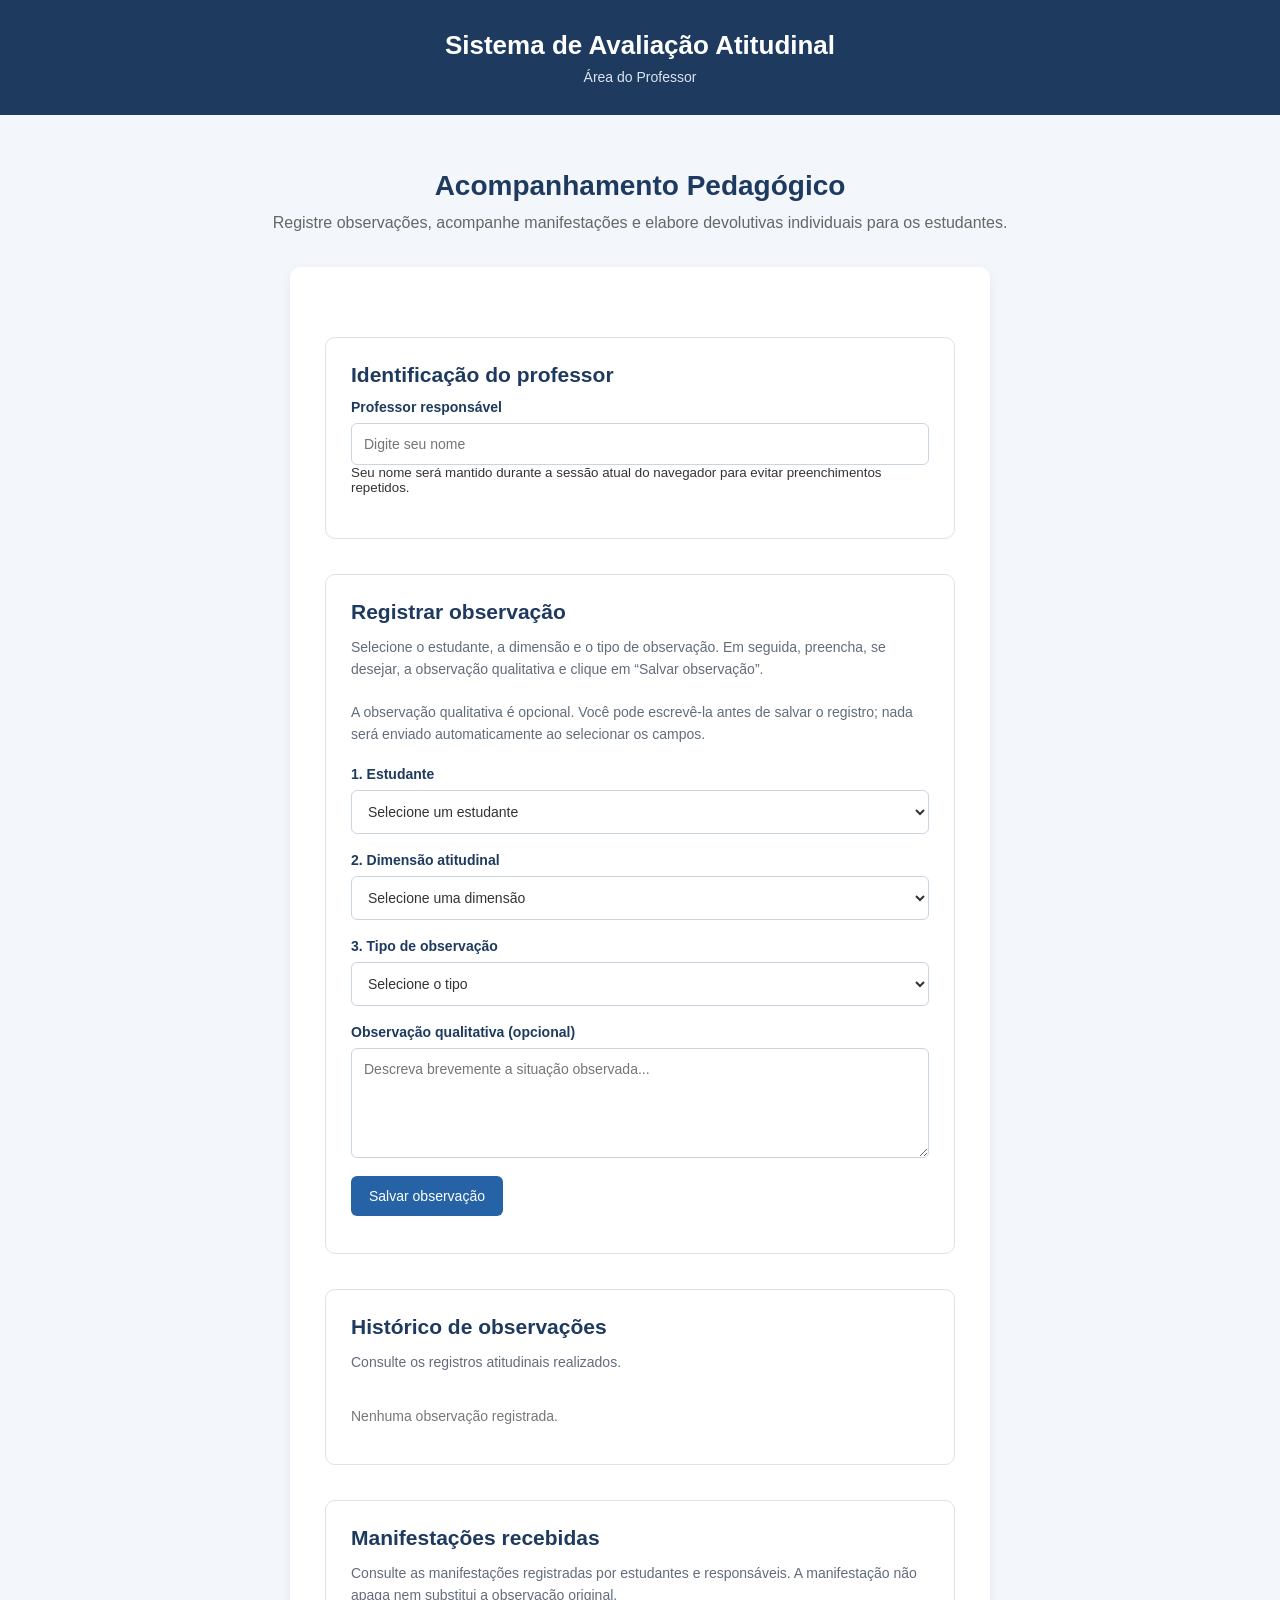
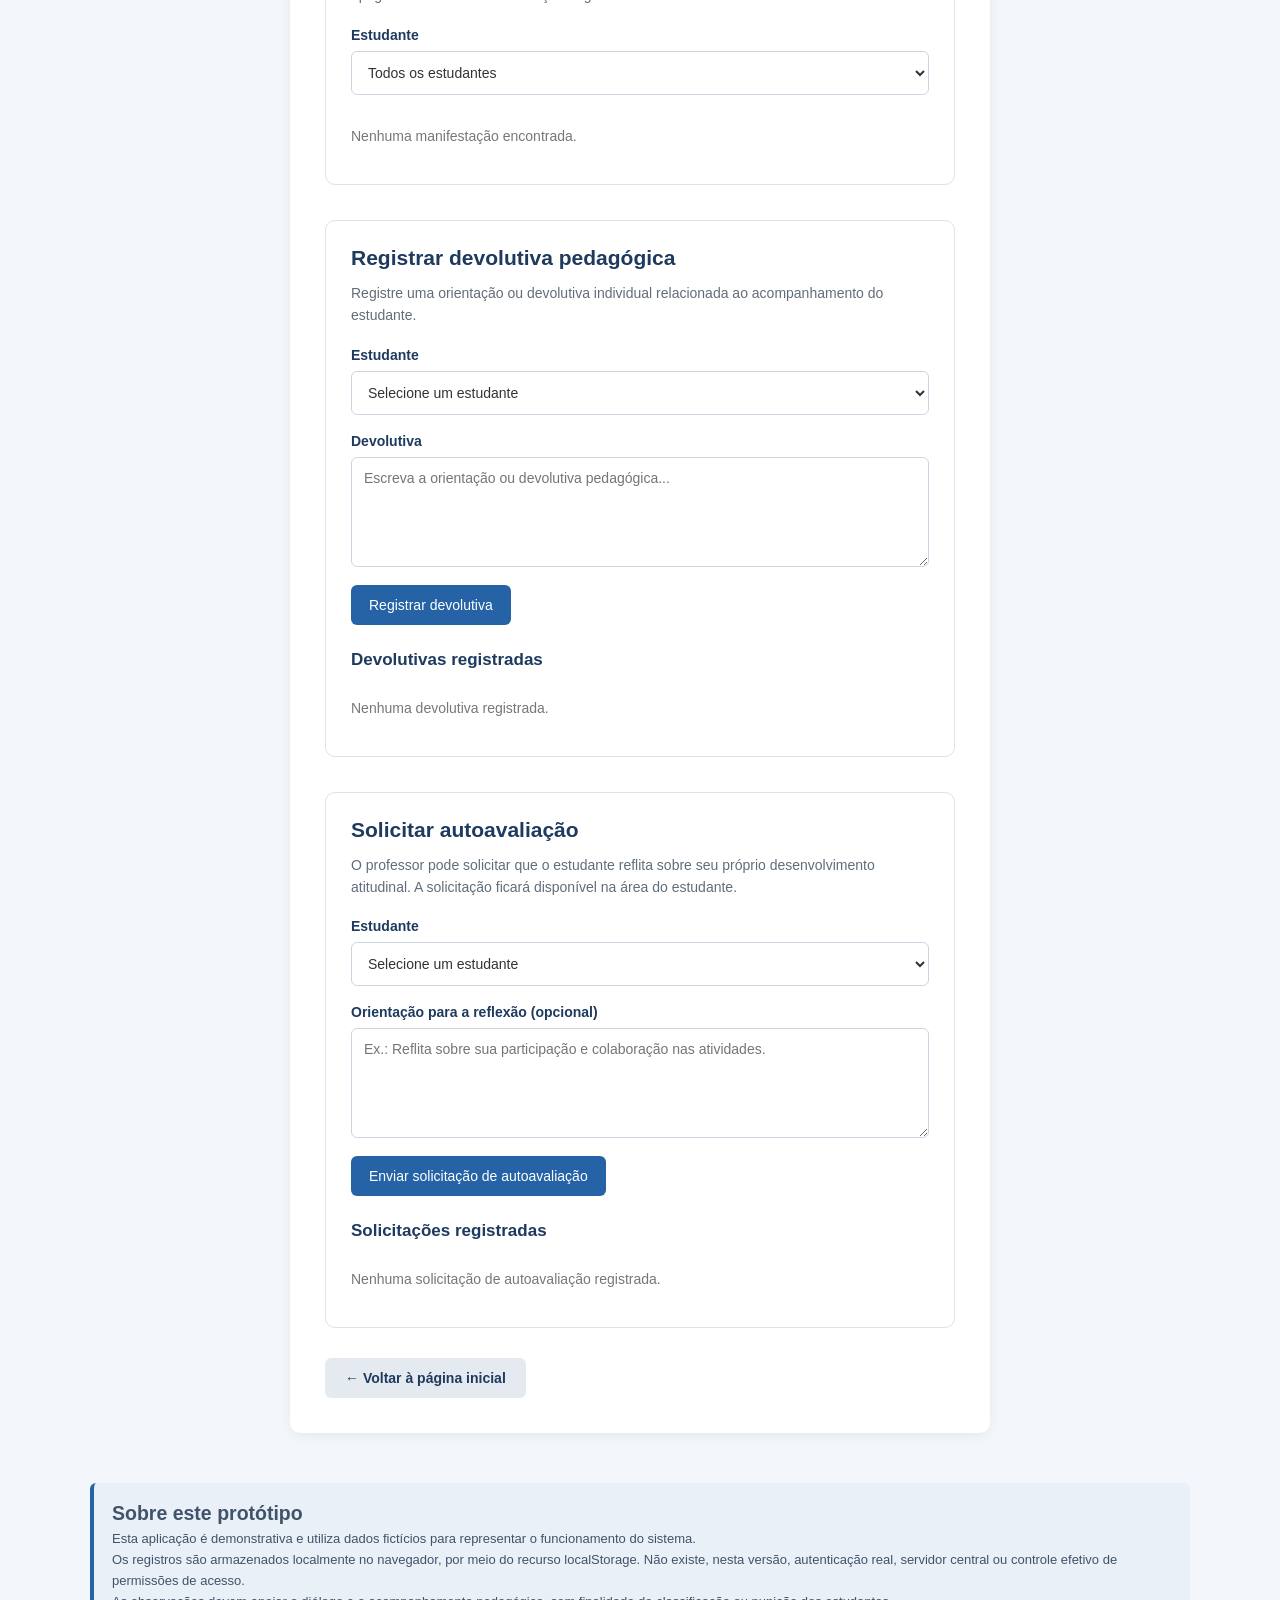
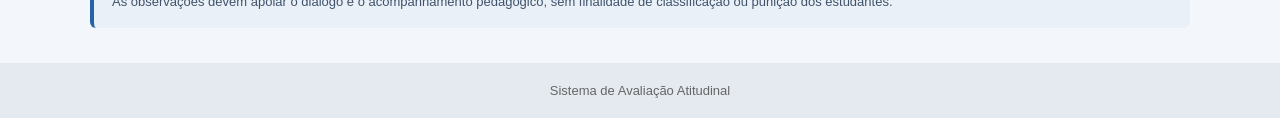
<file: pages/professor/registro.html>
<!DOCTYPE html>
<html lang="pt-BR">

<head>
    <meta charset="UTF-8">
    <meta name="viewport" content="width=device-width, initial-scale=1.0">
    <meta name="description" content="Área do professor para registro e acompanhamento de observações atitudinais.">
    <title>Área do Professor | Avaliação Atitudinal</title>
    <link rel="stylesheet" href="../../css/style.css">
</head>

<body data-perfil="professor">

    <header class="cabecalho">
        <div class="container">
            <h1>Sistema de Avaliação Atitudinal</h1>
            <p>Área do Professor</p>
        </div>
    </header>

    <main class="container">

        <section class="apresentacao">
            <h2>Acompanhamento Pedagógico</h2>
            <p>
                Registre observações, acompanhe manifestações e elabore devolutivas individuais para os estudantes.
            </p>
        </section>

        <section class="formulario-container">

            <!-- IDENTIFICAÇÃO DO PROFESSOR -->

            <section class="secao-estudante">
                <h2>Identificação do professor</h2>

                <div class="campo">
                    <label for="professor">Professor responsável</label>

                    <input type="text" id="professor" name="professor" placeholder="Digite seu nome" autocomplete="name" required>

                    <small>
                        Seu nome será mantido durante a sessão atual do navegador
                        para evitar preenchimentos repetidos.
                    </small>
                </div>
            </section>

            <!-- REGISTRO RÁPIDO -->

            <section class="secao-estudante">
                <h2>Registrar observação</h2>

                <p class="descricao-secao">
                    Selecione o estudante, a dimensão e o tipo de observação. Em seguida, preencha, se desejar, a observação qualitativa e clique em “Salvar observação”.
                </p>

                <p class="descricao-secao">
                    A observação qualitativa é opcional. Você pode escrevê-la antes de salvar o registro; nada será enviado automaticamente ao selecionar os campos.
                </p>

                <form id="formulario-registro" data-permission="registrarObservacoes">

                    <div class="campo">
                        <label for="estudante">1. Estudante</label>

                        <select id="estudante" name="estudante" required>
                            <option value="">Selecione um estudante</option>
                        </select>
                    </div>

                    <div class="campo">
                        <label for="dimensao">2. Dimensão atitudinal</label>

                        <select id="dimensao" name="dimensao" required>
                            <option value="">Selecione uma dimensão</option>
                            <option value="responsabilidade">Responsabilidade</option>
                            <option value="colaboracao">Colaboração</option>
                            <option value="autonomia">Autonomia</option>
                            <option value="participacao">Participação</option>
                            <option value="respeito">Respeito e convivência</option>
                        </select>
                    </div>

                    <div class="campo">
                        <label for="tipo">3. Tipo de observação</label>

                        <select id="tipo" name="tipo" required>
                            <option value="">Selecione o tipo</option>
                            <option value="positiva">Positiva</option>
                            <option value="negativa">Negativa</option>
                            <option value="neutra">Neutra</option>
                        </select>
                    </div>

                    <div class="campo">
                        <label for="observacao">
                            Observação qualitativa (opcional)
                        </label>

                        <textarea id="observacao" name="observacao" rows="4" placeholder="Descreva brevemente a situação observada..."></textarea>
                    </div>

                    <button type="submit" id="salvar-observacao">Salvar observação</button>

                    <p id="mensagem-sucesso" class="mensagem-retorno" aria-live="polite" role="status"></p>

                </form>
            </section>

            <!-- HISTÓRICO DE OBSERVAÇÕES -->

            <section class="secao-estudante">
                <h2>Histórico de observações</h2>

                <p class="descricao-secao">
                    Consulte os registros atitudinais realizados.
                </p>

                <div id="lista-registros" data-permission="registrarObservacoes">
                    <p class="historico-vazio">
                        Nenhuma observação registrada.
                    </p>
                </div>
            </section>

            <!-- MANIFESTAÇÕES RECEBIDAS -->

            <section class="secao-estudante">
                <h2>Manifestações recebidas</h2>

                <p class="descricao-secao">
                    Consulte as manifestações registradas por estudantes e responsáveis. A manifestação não apaga nem substitui a observação original.
                </p>

                <div class="campo">
                    <label for="filtro-manifestacoes">Estudante</label>

                    <select id="filtro-manifestacoes">
                        <option value="">Todos os estudantes</option>
                    </select>
                </div>

                <div id="lista-manifestacoes-professor">
                    <p class="historico-vazio">
                        Nenhuma manifestação registrada.
                    </p>
                </div>
            </section>

            <!-- DEVOLUTIVAS PEDAGÓGICAS -->

            <section class="secao-estudante">
                <h2>Registrar devolutiva pedagógica</h2>

                <p class="descricao-secao">
                    Registre uma orientação ou devolutiva individual relacionada ao acompanhamento do estudante.
                </p>

                <form id="form-devolutiva" data-permission="devolutivas">

                    <div class="campo">
                        <label for="estudante-devolutiva">Estudante</label>

                        <select id="estudante-devolutiva" required>
                            <option value="">Selecione um estudante</option>
                        </select>
                    </div>

                    <div class="campo">
                        <label for="texto-devolutiva">Devolutiva</label>

                        <textarea id="texto-devolutiva" rows="5" placeholder="Escreva a orientação ou devolutiva pedagógica..." required></textarea>
                    </div>

                    <button type="submit">
                        Registrar devolutiva
                    </button>

                    <p id="mensagem-devolutiva" class="mensagem-retorno" aria-live="polite" role="status"></p>

                </form>

                <h3>Devolutivas registradas</h3>

                <div id="lista-devolutivas-professor">
                    <p class="historico-vazio">
                        Nenhuma devolutiva registrada.
                    </p>
                </div>
            </section>

            <!-- SOLICITAÇÃO DE AUTOAVALIAÇÃO -->

            <section class="secao-estudante">
                <h2>Solicitar autoavaliação</h2>

                <p class="descricao-secao">
                    O professor pode solicitar que o estudante reflita sobre seu próprio desenvolvimento atitudinal. A solicitação ficará disponível na área do estudante.
                </p>

                <form id="form-solicitacao-autoavaliacao" data-permission="solicitarAutoavaliacao">

                    <div class="campo">
                        <label for="estudante-solicitacao">
                            Estudante
                        </label>

                        <select id="estudante-solicitacao" required>
                            <option value="">Selecione um estudante</option>
                        </select>
                    </div>

                    <div class="campo">
                        <label for="texto-solicitacao">
                            Orientação para a reflexão (opcional)
                        </label>

                        <textarea id="texto-solicitacao" rows="4" placeholder="Ex.: Reflita sobre sua participação e colaboração nas atividades."></textarea>
                    </div>

                    <button type="submit">
                        Enviar solicitação de autoavaliação
                    </button>

                    <p id="mensagem-solicitacao" class="mensagem-retorno" aria-live="polite" role="status"></p>

                </form>

                <h3>Solicitações registradas</h3>

                <div id="lista-solicitacoes-autoavaliacao">
                    <p class="historico-vazio">
                        Nenhuma solicitação de autoavaliação registrada.
                    </p>
                </div>
            </section>

            <!-- NAVEGAÇÃO -->

            <div class="acoes-formulario">
                <a href="../../index.html" class="botao-voltar">
                    ← Voltar à página inicial
                </a>
            </div>

        </section>

        <!-- AVISO DE PRIVACIDADE E LIMITAÇÕES -->

        <section class="aviso-prototipo" aria-label="Aviso sobre o protótipo">
            <h2>Sobre este protótipo</h2>

            <p>
                Esta aplicação é demonstrativa e utiliza dados fictícios para representar o funcionamento do sistema.
            </p>

            <p>
                Os registros são armazenados localmente no navegador, por meio do recurso localStorage. Não existe, nesta versão, autenticação real, servidor central ou controle efetivo de permissões de acesso.
            </p>

            <p>
                As observações devem apoiar o diálogo e o acompanhamento pedagógico, sem finalidade de classificação ou punição dos estudantes.
            </p>
        </section>

    </main>

    <footer class="rodape">
        <p>Sistema de Avaliação Atitudinal</p>
    </footer>

    <script src="../../js/controle-acesso.js"></script>
    <script src="../../js/script.js"></script>

</body>

</html>
</file>
<file: css/style.css>
/* Configurações gerais da página */

* {
    margin: 0;
    padding: 0;
    box-sizing: border-box;
}


/* Estilização do corpo */

body {
    font-family: Arial, Helvetica, sans-serif;
    background-color: #f3f6fa;
    color: #333333;
    min-height: 100vh;
    display: flex;
    flex-direction: column;
}


/* Container para organizar o conteúdo */

.container {
    width: 90%;
    max-width: 1100px;
    margin: 0 auto;
}


/* Cabeçalho */

.cabecalho {
    background-color: #1e3a5f;
    color: #ffffff;
    padding: 30px 0;
    text-align: center;
}

.cabecalho h1 {
    font-size: 26px;
    margin-bottom: 8px;
}

.cabecalho p {
    font-size: 14px;
    color: #dbe5f0;
}


/* Apresentação */

.apresentacao {
    text-align: center;
    margin: 55px 0 35px;
}

.apresentacao h2 {
    font-size: 28px;
    color: #1e3a5f;
    margin-bottom: 12px;
}

.apresentacao p {
    font-size: 16px;
    color: #666666;
}


/* Área dos cartões */

.perfis {
    display: grid;
    grid-template-columns: repeat(3, 1fr);
    gap: 25px;
    margin-bottom: 60px;
}


/* Cartões individuais */

.card {
    background-color: #ffffff;
    padding: 30px 25px;
    border-radius: 10px;
    text-decoration: none;
    color: #333333;
    box-shadow: 0 3px 12px rgba(0, 0, 0, 0.06);
    transition: transform 0.2s, box-shadow 0.2s;
}

.card:hover {
    transform: translateY(-5px);
    box-shadow: 0 6px 18px rgba(0, 0, 0, 0.12);
}

.icone {
    font-size: 35px;
    margin-bottom: 18px;
}

.card h3 {
    font-size: 21px;
    color: #1e3a5f;
    margin-bottom: 12px;
}

.card p {
    font-size: 14px;
    line-height: 1.6;
    color: #666666;
    margin-bottom: 22px;
}

.card span {
    font-size: 14px;
    font-weight: bold;
    color: #2563a6;
}


/* Rodapé */

.rodape {
    background-color: #e5eaf0;
    text-align: center;
    padding: 20px;
    margin-top: auto;
}

.rodape p {
    font-size: 13px;
    color: #666666;
}


/* Adaptação para telas menores */

@media (max-width: 768px) {
    .perfis {
        grid-template-columns: 1fr;
    }
    .cabecalho h1 {
        font-size: 21px;
    }
    .apresentacao {
        margin-top: 35px;
    }
}


/* Área do formulário */

.formulario-container {
    background-color: #ffffff;
    max-width: 700px;
    margin: 0 auto 50px;
    padding: 35px;
    border-radius: 10px;
    box-shadow: 0 3px 12px rgba(0, 0, 0, 0.06);
}


/* Organização dos campos */

.campo {
    display: flex;
    flex-direction: column;
    margin-bottom: 22px;
}


/* Identificação dos campos */

.campo label {
    font-size: 14px;
    font-weight: bold;
    color: #1e3a5f;
    margin-bottom: 8px;
}


/* Campos de seleção e texto */

.campo select,
.campo textarea {
    width: 100%;
    padding: 12px;
    border: 1px solid #d1d9e2;
    border-radius: 6px;
    font-family: Arial, Helvetica, sans-serif;
    font-size: 14px;
    color: #333333;
    background-color: #ffffff;
}


/* Ajuste da área de texto */

.campo textarea {
    resize: vertical;
}


/* Destaque ao selecionar um campo */

.campo select:focus,
.campo textarea:focus {
    outline: none;
    border-color: #2563a6;
}


/* Área dos botões */

.acoes-formulario {
    display: flex;
    justify-content: space-between;
    gap: 15px;
    margin-top: 30px;
}


/* Botões */

.botao-voltar,
.botao-salvar {
    padding: 12px 20px;
    border-radius: 6px;
    font-size: 14px;
    font-weight: bold;
    text-decoration: none;
    cursor: pointer;
    border: none;
}


/* Botão voltar */

.botao-voltar {
    background-color: #e5eaf0;
    color: #1e3a5f;
}


/* Botão registrar */

.botao-salvar {
    background-color: #1e3a5f;
    color: #ffffff;
}


/* Efeito ao passar o mouse */

.botao-voltar:hover {
    background-color: #d5dce5;
}

.botao-salvar:hover {
    background-color: #28517f;
}


/* Adaptação para dispositivos móveis */

@media (max-width: 768px) {
    .formulario-container {
        padding: 22px;
    }
    .acoes-formulario {
        flex-direction: column;
    }
    .botao-voltar,
    .botao-salvar {
        text-align: center;
        width: 100%;
    }
}


/* Mensagem de confirmação do registro */

.mensagem-sucesso {
    background-color: #e6f4ea;
    color: #256b3b;
    border: 1px solid #b7dfc2;
    border-radius: 6px;
    padding: 15px;
    margin-top: 20px;
    font-size: 14px;
    line-height: 1.5;
}


/* Área do histórico de registros */

.historico-container {
    background-color: #ffffff;
    max-width: 700px;
    margin: 0 auto 50px;
    padding: 30px;
    border-radius: 10px;
    box-shadow: 0 3px 12px rgba(0, 0, 0, 0.06);
}


/* Título do histórico */

.historico-container h2 {
    color: #1e3a5f;
    font-size: 22px;
    margin-bottom: 10px;
}


/* Texto de apresentação */

.historico-container>p {
    color: #666666;
    font-size: 14px;
    margin-bottom: 20px;
}


/* Mensagem de histórico vazio */

.historico-vazio {
    color: #777777;
    font-size: 14px;
    padding: 15px 0;
}


/* Cartão de cada registro */

.registro-card {
    border: 1px solid #d1d9e2;
    border-radius: 8px;
    padding: 18px;
    margin-bottom: 15px;
    background-color: #f9fbfd;
}


/* Nome do estudante */

.registro-card h3 {
    color: #1e3a5f;
    font-size: 17px;
    margin-bottom: 12px;
}


/* Informações do registro */

.registro-card p {
    color: #555555;
    font-size: 14px;
    line-height: 1.6;
    margin-bottom: 7px;
}


/* Data do registro */

.registro-card small {
    display: block;
    color: #777777;
    font-size: 12px;
    margin-top: 12px;
}


/* Adaptação para dispositivos móveis */

@media (max-width: 768px) {
    .historico-container {
        padding: 22px;
    }
}


/* ==========================================
   PAINEL DA COORDENAÇÃO
========================================== */


/* Estrutura geral */

.painel-coordenacao {
    padding-bottom: 20px;
}


/* Área dos indicadores */

.indicadores {
    display: grid;
    grid-template-columns: repeat(4, 1fr);
    gap: 18px;
    margin-bottom: 35px;
}


/* Cartões dos indicadores */

.indicador-card {
    background-color: #ffffff;
    padding: 24px 18px;
    border-radius: 10px;
    text-align: center;
    box-shadow: 0 3px 12px rgba(0, 0, 0, 0.06);
    border: 1px solid #edf0f4;
}


/* Títulos dos indicadores */

.indicador-card h3 {
    font-size: 14px;
    color: #666666;
    margin-bottom: 12px;
}


/* Números dos indicadores */

.indicador-card p {
    font-size: 30px;
    font-weight: bold;
    color: #1e3a5f;
}


/* Identificação visual dos indicadores */

.indicador-positivo p {
    color: #27834b;
}

.indicador-negativo p {
    color: #c44747;
}

.indicador-neutro p {
    color: #8a701e;
}


/* ==========================================
   ÁREA DE CONSULTA DOS REGISTROS
========================================== */

.painel-registros {
    background-color: #ffffff;
    padding: 30px;
    border-radius: 10px;
    margin-bottom: 30px;
    box-shadow: 0 3px 12px rgba(0, 0, 0, 0.06);
    border: 1px solid #edf0f4;
}


/* Título e contador */

.titulo-painel {
    display: flex;
    justify-content: space-between;
    align-items: center;
    gap: 15px;
    margin-bottom: 25px;
}

.titulo-painel h2 {
    color: #1e3a5f;
    font-size: 22px;
    margin-bottom: 8px;
}

.titulo-painel p {
    color: #666666;
    font-size: 14px;
}


/* Contador de registros */

.contador-registros {
    background-color: #eaf0f7;
    color: #1e3a5f;
    padding: 9px 14px;
    border-radius: 20px;
    font-size: 13px;
    font-weight: bold;
    white-space: nowrap;
}


/* ==========================================
   FILTROS
========================================== */

.filtros {
    display: grid;
    grid-template-columns: repeat(3, 1fr);
    gap: 20px;
    margin-bottom: 18px;
}


/* Campos dos filtros */

.filtros .campo {
    margin-bottom: 0;
}


/* Botão de limpeza */

.acoes-filtros {
    display: flex;
    justify-content: flex-end;
    margin-bottom: 25px;
}

#limpar-filtros {
    background-color: #e5eaf0;
    color: #1e3a5f;
    border: none;
    border-radius: 6px;
    padding: 10px 16px;
    font-size: 13px;
    font-weight: bold;
    cursor: pointer;
    transition: background-color 0.2s;
}

#limpar-filtros:hover {
    background-color: #d5dce5;
}


/* ==========================================
   CARTÕES DOS REGISTROS
========================================== */

.registro-card {
    background-color: #f9fbfd;
    border: 1px solid #d1d9e2;
    border-radius: 8px;
    padding: 20px;
    margin-bottom: 15px;
    transition: box-shadow 0.2s;
}

.registro-card:hover {
    box-shadow: 0 3px 10px rgba(0, 0, 0, 0.07);
}

.registro-card h3 {
    color: #1e3a5f;
    font-size: 17px;
    margin-bottom: 12px;
}

.registro-card p {
    color: #555555;
    font-size: 14px;
    line-height: 1.6;
    margin-bottom: 8px;
}

.registro-card small {
    display: block;
    color: #777777;
    font-size: 12px;
    margin-top: 12px;
}


/* Identificação dos tipos de observação */

.registro-card .tipo-positiva {
    color: #27834b;
    font-weight: bold;
}

.registro-card .tipo-negativa {
    color: #c44747;
    font-weight: bold;
}

.registro-card .tipo-neutra {
    color: #8a701e;
    font-weight: bold;
}


/* Mensagem quando não existem registros */

#lista-coordenacao .historico-vazio {
    color: #777777;
    font-size: 14px;
    padding: 20px 0;
}


/* ==========================================
   NAVEGAÇÃO
========================================== */

.navegacao-painel {
    margin-bottom: 35px;
}


/* ==========================================
   RESPONSIVIDADE
========================================== */

@media (max-width: 900px) {
    .indicadores {
        grid-template-columns: repeat(2, 1fr);
    }
    .filtros {
        grid-template-columns: 1fr;
    }
}

@media (max-width: 600px) {
    .painel-registros {
        padding: 20px;
    }
    .titulo-painel {
        flex-direction: column;
        align-items: flex-start;
    }
    .indicador-card {
        padding: 20px 12px;
    }
    .indicador-card h3 {
        font-size: 12px;
    }
    .indicador-card p {
        font-size: 25px;
    }
    .acoes-filtros {
        justify-content: flex-start;
    }
}


/* ÁREA DO ESTUDANTE */

.painel-estudante {
    margin-top: 35px;
}

.painel-estudante h2,
.historico-container h2 {
    color: #1e3a5f;
    margin-bottom: 20px;
}

#resumo-dimensoes {
    display: grid;
    grid-template-columns: repeat(2, 1fr);
    gap: 20px;
    margin-top: 20px;
}

.dimensao-card {
    background-color: #ffffff;
    border: 1px solid #dce3eb;
    border-radius: 10px;
    padding: 20px;
    box-shadow: 0 2px 6px rgba(0, 0, 0, 0.05);
}

.dimensao-card h3 {
    color: #1e3a5f;
    margin-bottom: 12px;
}

.dimensao-total {
    color: #555555;
    font-size: 14px;
    margin-bottom: 15px;
}

.dimensao-informacoes {
    border-top: 1px solid #e5e7eb;
    padding-top: 12px;
}

.dimensao-informacoes p {
    margin: 7px 0;
    color: #444444;
}

#historico-estudante {
    margin-top: 20px;
}

#historico-estudante .registro-card {
    background-color: #ffffff;
    border-left: 4px solid #1e3a5f;
    border-radius: 8px;
    padding: 18px;
    margin-bottom: 15px;
    box-shadow: 0 2px 6px rgba(0, 0, 0, 0.05);
}

#historico-estudante .registro-card h3 {
    color: #1e3a5f;
    margin-bottom: 10px;
}

#historico-estudante .registro-card p {
    margin-bottom: 8px;
    color: #444444;
}

#historico-estudante .registro-card small {
    color: #777777;
}

@media (max-width: 650px) {
    #resumo-dimensoes {
        grid-template-columns: 1fr;
    }
}


/* ==========================================
   AJUSTES COMPLEMENTARES DO PROTÓTIPO
========================================== */


/* Quatro perfis na página inicial */

.perfis {
    grid-template-columns: repeat(2, minmax(0, 1fr));
}


/* Avisos informativos do protótipo */

.aviso-prototipo {
    background-color: #eaf0f7;
    border-left: 4px solid #2563a6;
    color: #40536a;
    padding: 15px 18px;
    border-radius: 6px;
    font-size: 13px;
    line-height: 1.6;
    margin: 20px 0 35px;
}


/* Distribuição por dimensão na coordenação */

.distribuicao-dimensoes {
    margin: 35px 0;
}

.distribuicao-dimensoes h2,
.lista-registros-coordenacao h2 {
    color: #1e3a5f;
    font-size: 20px;
    margin-bottom: 10px;
}

.distribuicao-dimensoes>p {
    color: #666;
    font-size: 14px;
    margin-bottom: 18px;
}

#resumo-dimensoes-coordenacao {
    display: grid;
    grid-template-columns: repeat(2, minmax(0, 1fr));
    gap: 15px;
}

.dimensao-resumo-card {
    background-color: #f9fbfd;
    border: 1px solid #d1d9e2;
    border-radius: 8px;
    padding: 18px;
}

.dimensao-resumo-card h3 {
    color: #1e3a5f;
    font-size: 15px;
    margin-bottom: 10px;
}

.dimensao-resumo-card p {
    color: #555;
    font-size: 14px;
}


/* Lista de registros */

.lista-registros-coordenacao {
    margin-top: 35px;
}

.lista-registros-coordenacao h2 {
    margin-bottom: 20px;
}


/* Campos de formulário */

.campo input,
.campo select,
.campo textarea {
    max-width: 100%;
}

button:focus-visible,
a:focus-visible,
select:focus-visible,
textarea:focus-visible,
input:focus-visible {
    outline: 3px solid #78a9df;
    outline-offset: 2px;
}


/* Responsividade */

@media (max-width: 768px) {
    .perfis {
        grid-template-columns: 1fr;
    }
    #resumo-dimensoes-coordenacao {
        grid-template-columns: 1fr;
    }
    .aviso-prototipo {
        margin-left: 0;
        margin-right: 0;
    }
}


/* ==========================================
   ÁREA DO ESTUDANTE
========================================== */

.secao-estudante {
    background-color: #ffffff;
    border: 1px solid #dce3eb;
    border-radius: 10px;
    padding: 25px;
    margin-top: 35px;
}

.secao-estudante h2 {
    color: #1e3a5f;
    font-size: 21px;
    margin-bottom: 12px;
}

.secao-estudante h3 {
    color: #1e3a5f;
    font-size: 17px;
    margin: 25px 0 15px;
}

.descricao-secao {
    color: #626d7a;
    font-size: 14px;
    line-height: 1.6;
    margin-bottom: 20px;
}

.secao-estudante .campo {
    margin-bottom: 18px;
}

.secao-estudante textarea {
    width: 100%;
    min-height: 110px;
    padding: 12px;
    border: 1px solid #cbd5e1;
    border-radius: 6px;
    font-family: inherit;
    font-size: 14px;
    resize: vertical;
    box-sizing: border-box;
}

.secao-estudante textarea:focus,
.secao-estudante select:focus {
    outline: 2px solid #78a9df;
    border-color: #2563a6;
}

.secao-estudante button {
    background-color: #2563a6;
    color: #ffffff;
    border: none;
    border-radius: 6px;
    padding: 12px 18px;
    font-size: 14px;
    cursor: pointer;
    transition: background-color 0.2s ease;
}

.secao-estudante button:hover {
    background-color: #1e4775;
}

.mensagem-retorno {
    margin-top: 12px;
    font-size: 14px;
    line-height: 1.5;
}

.mensagem-sucesso {
    color: #247044;
}

.mensagem-erro {
    color: #b42318;
}

.status-manifestacao {
    color: #8a5a12;
    font-weight: 600;
}

.historico-autoavaliacoes,
.historico-contestacoes {
    margin-top: 25px;
}

.secao-estudante .registro-card {
    margin-bottom: 15px;
}


/* Responsividade da área do estudante */

@media (max-width: 768px) {
    .secao-estudante {
        padding: 18px;
    }
    .secao-estudante button {
        width: 100%;
    }
}


/* ==========================================
   ÁREA DOS RESPONSÁVEIS
========================================== */

.selecao-responsavel {
    background-color: #ffffff;
    border: 1px solid #dce3eb;
    border-radius: 10px;
    padding: 22px;
    margin-bottom: 30px;
}

.selecao-responsavel h2 {
    color: #1e3a5f;
    margin-bottom: 12px;
}

.secao-responsavel {
    background-color: #ffffff;
    border: 1px solid #dce3eb;
    border-radius: 10px;
    padding: 25px;
    margin-top: 25px;
}

.secao-responsavel h2 {
    color: #1e3a5f;
    font-size: 21px;
    margin-bottom: 12px;
}

.secao-responsavel h3 {
    color: #1e3a5f;
    font-size: 17px;
    margin: 25px 0 15px;
}

.secao-responsavel .campo {
    margin-bottom: 18px;
}

.secao-responsavel textarea {
    width: 100%;
    min-height: 110px;
    padding: 12px;
    border: 1px solid #cbd5e1;
    border-radius: 6px;
    font-family: inherit;
    font-size: 14px;
    resize: vertical;
    box-sizing: border-box;
}

.secao-responsavel button {
    background-color: #2563a6;
    color: #ffffff;
    border: none;
    border-radius: 6px;
    padding: 12px 18px;
    font-size: 14px;
    cursor: pointer;
}

.secao-responsavel button:hover {
    background-color: #1e4775;
}

.secao-responsavel .registro-card {
    margin-bottom: 15px;
}

.historico-manifestacoes-responsavel {
    margin-top: 25px;
}

@media (max-width: 768px) {
    .secao-responsavel,
    .selecao-responsavel {
        padding: 18px;
    }
    .secao-responsavel button {
        width: 100%;
    }
}


/* ==========================================
   COMPLEMENTOS DO MÓDULO PROFESSOR
========================================== */

.secao-estudante {
    margin-bottom: 25px;
}

.secao-estudante form {
    margin-top: 20px;
}

.secao-estudante input,
.secao-estudante select {
    width: 100%;
    max-width: 100%;
    padding: 12px;
    border: 1px solid #cbd5e1;
    border-radius: 6px;
    font-family: inherit;
    font-size: 14px;
    box-sizing: border-box;
}

.secao-estudante textarea {
    width: 100%;
    box-sizing: border-box;
}

.secao-estudante button {
    background-color: #2563a6;
    color: #ffffff;
    border: none;
    border-radius: 6px;
    padding: 12px 18px;
    cursor: pointer;
}

.secao-estudante button:hover {
    background-color: #1e4775;
}

@media (max-width: 768px) {
    .secao-estudante {
        padding: 18px;
    }
    .secao-estudante button {
        width: 100%;
    }
}


/* Evolução temporal - Painel da Coordenação */

.evolucao-temporal {
    margin-top: 30px;
    padding: 22px;
    background-color: #ffffff;
    border-radius: 10px;
    box-shadow: 0 2px 8px rgba(0, 0, 0, 0.06);
}

.evolucao-temporal h2 {
    margin-bottom: 8px;
}

.legenda-evolucao {
    display: flex;
    flex-wrap: wrap;
    gap: 18px;
    margin: 20px 0;
    font-size: 14px;
}

.legenda-evolucao span {
    display: flex;
    align-items: center;
    gap: 7px;
}

.legenda-cor {
    width: 12px;
    height: 12px;
    display: inline-block;
    border-radius: 3px;
}

.legenda-cor.positiva,
.segmento-evolucao.positiva {
    background-color: #2e9d68;
}

.legenda-cor.negativa,
.segmento-evolucao.negativa {
    background-color: #d9534f;
}

.legenda-cor.neutra,
.segmento-evolucao.neutra {
    background-color: #e0a52b;
}

.grafico-evolucao {
    display: flex;
    align-items: flex-end;
    gap: 12px;
    min-height: 230px;
    padding: 20px 10px 10px;
    overflow-x: auto;
    border-bottom: 1px solid #d9dfe7;
}

.coluna-evolucao {
    min-width: 45px;
    flex: 1;
    display: flex;
    flex-direction: column;
    align-items: center;
    justify-content: flex-end;
    gap: 7px;
}

.coluna-evolucao small {
    font-size: 12px;
    color: #555;
}

.barra-evolucao {
    width: 100%;
    max-width: 42px;
    min-height: 0;
    display: flex;
    flex-direction: column;
    justify-content: flex-end;
    overflow: hidden;
    border-radius: 5px 5px 0 0;
    background-color: #f0f2f5;
}

.segmento-evolucao {
    width: 100%;
    min-height: 2px;
}

.rotulo-evolucao {
    font-size: 11px;
    color: #555;
    white-space: nowrap;
}

@media (max-width: 600px) {
    .evolucao-temporal {
        padding: 15px;
    }
    .grafico-evolucao {
        gap: 8px;
    }
    .coluna-evolucao {
        min-width: 38px;
    }
    .rotulo-evolucao {
        font-size: 10px;
    }
}


/* ==========================================
   SINAIS DE ATENÇÃO PEDAGÓGICA
========================================== */

.alertas-acompanhamento {
    margin-top: 30px;
    padding: 22px;
    background-color: #ffffff;
    border-radius: 10px;
    box-shadow: 0 2px 8px rgba(0, 0, 0, 0.06);
}

.alertas-acompanhamento h2 {
    color: #1e3a5f;
    font-size: 20px;
    margin-bottom: 10px;
}

.alertas-acompanhamento>p {
    color: #666666;
    font-size: 14px;
    line-height: 1.6;
    margin-bottom: 15px;
}

.aviso-alertas {
    background-color: #fff8e8;
    border-left: 4px solid #e0a52b;
    color: #70551b;
    padding: 13px 15px;
    border-radius: 5px;
    font-size: 13px;
    line-height: 1.6;
    margin-bottom: 20px;
}

.alerta-card {
    background-color: #fffdf8;
    border: 1px solid #ead9b5;
    border-left: 4px solid #d69a25;
    border-radius: 8px;
    padding: 18px;
    margin-bottom: 15px;
}

.alerta-card h3 {
    color: #1e3a5f;
    font-size: 17px;
    margin-bottom: 10px;
}

.alerta-card>p {
    color: #555555;
    font-size: 14px;
    line-height: 1.6;
    margin-bottom: 8px;
}

.alerta-card .alerta-quantidade {
    color: #9a6815;
    font-weight: bold;
}

.alerta-card h4 {
    color: #1e3a5f;
    font-size: 14px;
    margin: 18px 0 10px;
}

.lista-evidencias-alerta {
    padding-left: 22px;
    margin-bottom: 15px;
}

.lista-evidencias-alerta li {
    color: #555555;
    font-size: 13px;
    line-height: 1.6;
    margin-bottom: 8px;
}

.alerta-card .orientacao-alerta {
    background-color: #f3f6fa;
    padding: 12px;
    border-radius: 5px;
    color: #40536a;
    font-size: 13px;
    margin-top: 12px;
    margin-bottom: 0;
}

@media (max-width: 600px) {
    .alertas-acompanhamento {
        padding: 16px;
    }
    .alerta-card {
        padding: 15px;
    }
}


/* ==========================================
   HISTÓRICO DE INTERVENÇÕES PEDAGÓGICAS
========================================== */

.intervencoes-acompanhamento {
    margin-top: 30px;
    padding: 25px;
    background-color: #ffffff;
    border: 1px solid #edf0f4;
    border-radius: 10px;
    box-shadow: 0 2px 8px rgba(0, 0, 0, 0.06);
}

.intervencoes-acompanhamento h2 {
    color: #1e3a5f;
    font-size: 20px;
    margin-bottom: 10px;
}

.descricao-intervencoes {
    color: #666666;
    font-size: 14px;
    line-height: 1.6;
    margin-bottom: 22px;
}

.intervencoes-acompanhamento form {
    background-color: #f9fbfd;
    border: 1px solid #dce3eb;
    border-radius: 8px;
    padding: 22px;
}

.intervencoes-acompanhamento .campo {
    margin-bottom: 18px;
}

.intervencoes-acompanhamento .campo label {
    color: #1e3a5f;
    font-weight: bold;
    font-size: 14px;
    margin-bottom: 8px;
}

.intervencoes-acompanhamento .campo label span {
    color: #777777;
    font-weight: normal;
}

.intervencoes-acompanhamento input,
.intervencoes-acompanhamento select,
.intervencoes-acompanhamento textarea {
    width: 100%;
    max-width: 100%;
    padding: 12px;
    border: 1px solid #cbd5e1;
    border-radius: 6px;
    background-color: #ffffff;
    font-family: Arial, Helvetica, sans-serif;
    font-size: 14px;
    color: #333333;
    box-sizing: border-box;
}

.intervencoes-acompanhamento textarea {
    resize: vertical;
    line-height: 1.5;
}

.intervencoes-acompanhamento input:focus,
.intervencoes-acompanhamento select:focus,
.intervencoes-acompanhamento textarea:focus {
    outline: 2px solid #78a9df;
    border-color: #2563a6;
}

.intervencoes-acompanhamento .acoes-formulario {
    margin-top: 10px;
}

.intervencoes-acompanhamento .botao-salvar {
    background-color: #1e3a5f;
    color: #ffffff;
    border: none;
    border-radius: 6px;
    padding: 12px 20px;
    font-size: 14px;
    font-weight: bold;
    cursor: pointer;
}

.intervencoes-acompanhamento .botao-salvar:hover {
    background-color: #28517f;
}

.historico-intervencoes {
    margin-top: 30px;
}

.historico-intervencoes h3 {
    color: #1e3a5f;
    font-size: 18px;
    margin-bottom: 18px;
}

.intervencao-card {
    background-color: #f9fbfd;
    border: 1px solid #d1d9e2;
    border-left: 4px solid #2563a6;
    border-radius: 8px;
    padding: 18px;
    margin-bottom: 15px;
}

.intervencao-card h4 {
    color: #1e3a5f;
    font-size: 16px;
    margin-bottom: 8px;
}

.intervencao-card small {
    display: block;
    color: #777777;
    font-size: 12px;
    margin-bottom: 12px;
}

.intervencao-card p {
    color: #555555;
    font-size: 14px;
    line-height: 1.6;
    margin: 8px 0 15px;
    white-space: pre-wrap;
}

.intervencao-card strong {
    display: block;
    color: #1e3a5f;
    font-size: 13px;
    margin-top: 12px;
}

@media (max-width: 600px) {
    .intervencoes-acompanhamento {
        padding: 16px;
    }
    .intervencoes-acompanhamento form {
        padding: 15px;
    }
    .intervencoes-acompanhamento .botao-salvar {
        width: 100%;
    }
    .intervencao-card {
        padding: 15px;
    }
}


/* ==========================================
   ACOMPANHAMENTO DO CLIMA ESCOLAR
========================================== */

.clima-escolar {
    margin-top: 30px;
    padding: 25px;
    background-color: #ffffff;
    border: 1px solid #edf0f4;
    border-radius: 10px;
    box-shadow: 0 2px 8px rgba(0, 0, 0, 0.06);
}

.clima-escolar h2 {
    color: #1e3a5f;
    font-size: 20px;
    margin-bottom: 10px;
}

.descricao-clima {
    color: #666666;
    font-size: 14px;
    line-height: 1.6;
    margin-bottom: 18px;
}

.aviso-clima {
    background-color: #eaf0f7;
    border-left: 4px solid #2563a6;
    color: #40536a;
    padding: 13px 15px;
    border-radius: 5px;
    font-size: 13px;
    line-height: 1.6;
    margin-bottom: 22px;
}

.clima-escolar form {
    background-color: #f9fbfd;
    border: 1px solid #dce3eb;
    border-radius: 8px;
    padding: 22px;
}

.clima-escolar .campo {
    margin-bottom: 18px;
}

.clima-escolar input,
.clima-escolar textarea {
    width: 100%;
    max-width: 100%;
    padding: 12px;
    border: 1px solid #cbd5e1;
    border-radius: 6px;
    background-color: #ffffff;
    font-family: Arial, Helvetica, sans-serif;
    font-size: 14px;
    color: #333333;
    box-sizing: border-box;
}

.clima-escolar textarea {
    resize: vertical;
    line-height: 1.5;
}

.clima-escolar input:focus,
.clima-escolar textarea:focus {
    outline: 2px solid #78a9df;
    border-color: #2563a6;
}

.clima-escolar .botao-salvar {
    background-color: #1e3a5f;
    color: #ffffff;
    border: none;
    border-radius: 6px;
    padding: 12px 20px;
    font-size: 14px;
    font-weight: bold;
    cursor: pointer;
}

.clima-escolar .botao-salvar:hover {
    background-color: #28517f;
}

.historico-clima {
    margin-top: 30px;
}

.historico-clima h3 {
    color: #1e3a5f;
    font-size: 18px;
    margin-bottom: 18px;
}

.clima-card {
    background-color: #f9fbfd;
    border: 1px solid #d1d9e2;
    border-left: 4px solid #2563a6;
    border-radius: 8px;
    padding: 18px;
    margin-bottom: 15px;
}

.clima-card h4 {
    color: #1e3a5f;
    font-size: 16px;
    margin-bottom: 8px;
}

.clima-card small {
    display: block;
    color: #777777;
    font-size: 12px;
    margin-bottom: 12px;
}

.clima-card p {
    color: #555555;
    font-size: 14px;
    line-height: 1.6;
    margin: 8px 0 15px;
    white-space: pre-wrap;
}

.clima-card strong {
    display: block;
    color: #1e3a5f;
    font-size: 13px;
    margin-top: 12px;
}

@media (max-width: 600px) {
    .clima-escolar {
        padding: 16px;
    }
    .clima-escolar form {
        padding: 15px;
    }
    .clima-escolar .botao-salvar {
        width: 100%;
    }
    .clima-card {
        padding: 15px;
    }
}


/* Visualização radar e novos módulos demonstrativos */

.radar-layout {
    display: flex;
    flex-wrap: wrap;
    align-items: center;
    gap: 1rem;
    justify-content: center;
}

.radar-layout svg {
    width: 100%;
    max-width: 380px;
    height: auto;
    overflow: visible;
}

.radar-grid {
    fill: none;
    stroke: #cbd5e1;
    stroke-width: 1;
}

.radar-axis {
    stroke: #cbd5e1;
    stroke-width: 1;
}

.radar-area {
    fill: rgba(37, 99, 235, .18);
    stroke: #2563eb;
    stroke-width: 2.5;
}

.radar-point {
    fill: #1d4ed8;
    stroke: #fff;
    stroke-width: 1.5;
}

.radar-label {
    font-size: 10px;
    fill: currentColor;
}

.radar-legenda {
    margin: 0;
    padding-left: 1.2rem;
}

.radar-legenda li {
    margin: .35rem 0;
}

.modulo-dados {
    margin: 1.5rem 0;
    padding: 1.25rem;
    border: 1px solid #dbe2ea;
    border-radius: 12px;
    background: #fff;
}

.modulo-dados h2 {
    margin-top: 0;
}

.tabela-dados {
    width: 100%;
    border-collapse: collapse;
    margin-top: 1rem;
}

.tabela-dados th,
.tabela-dados td {
    padding: .65rem;
    border-bottom: 1px solid #e2e8f0;
    text-align: left;
}

.tabela-dados th {
    background: #f1f5f9;
}


/* =========================================
   ORGANIZACAO DOS CADASTROS DE TURMAS
   ========================================= */

.cadastros-turma-container {
    display: grid;
    grid-template-columns: repeat(2, minmax(0, 1fr));
    gap: 24px;
    width: 100%;
    margin: 24px 0;
    align-items: stretch;
}

.card-cadastro-turma {
    display: flex;
    flex-direction: column;
    gap: 14px;
    min-width: 0;
    padding: 22px;
    background: #ffffff;
    border: 1px solid #dfe5ec;
    border-radius: 12px;
    box-shadow: 0 2px 8px rgba(0, 0, 0, 0.05);
}

.card-cadastro-turma h3 {
    margin: 0;
    color: #173b5e;
    font-size: 18px;
}

.card-cadastro-turma p {
    margin: 0;
    color: #64748b;
    font-size: 14px;
    line-height: 1.5;
}

.card-cadastro-turma .campo {
    display: flex;
    flex-direction: column;
    gap: 7px;
    width: 100%;
    margin: 0;
}

.card-cadastro-turma .campo label {
    font-weight: 600;
    color: #334155;
}

.card-cadastro-turma input,
.card-cadastro-turma select {
    display: block;
    width: 100%;
    min-height: 42px;
    padding: 10px 12px;
    border: 1px solid #cbd5e1;
    border-radius: 7px;
    background: #ffffff;
    box-sizing: border-box;
    font-size: 14px;
}

.card-cadastro-turma input:focus,
.card-cadastro-turma select:focus {
    outline: 2px solid #93c5fd;
    border-color: #2563eb;
}

.botao-cadastro {
    display: block;
    width: 100%;
    min-height: 42px;
    margin-top: auto;
    padding: 10px 16px;
    border: none;
    border-radius: 7px;
    background: #17466b;
    color: #ffffff;
    font-weight: 600;
    cursor: pointer;
    transition: background 0.2s ease;
}

.botao-cadastro:hover {
    background: #103653;
}

#lista-vinculos-turma {
    width: 100%;
    overflow-x: auto;
}

@media (max-width: 700px) {
    .cadastros-turma-container {
        grid-template-columns: minmax(0, 1fr);
        gap: 16px;
    }
    .card-cadastro-turma {
        padding: 18px;
    }
}


/* ==========================================
   PADRONIZAÇÃO DOS BOTÕES DA COORDENAÇÃO
   ========================================== */


/* Estilo geral de todos os botões da coordenação */

.painel-coordenacao button {
    display: inline-flex;
    align-items: center;
    justify-content: center;
    min-height: 44px;
    padding: 11px 18px;
    background-color: #17466b;
    color: #ffffff;
    border: 1px solid #17466b;
    border-radius: 8px;
    font-family: inherit;
    font-size: 14px;
    font-weight: 600;
    line-height: 1.3;
    cursor: pointer;
    text-align: center;
    box-sizing: border-box;
    transition: background-color 0.2s ease, border-color 0.2s ease, box-shadow 0.2s ease;
}


/* Efeito ao passar o mouse */

.painel-coordenacao button:hover:not(:disabled) {
    background-color: #103653;
    border-color: #103653;
}


/* Destaque ao selecionar */

.painel-coordenacao button:focus-visible {
    outline: 3px solid #93c5fd;
    outline-offset: 2px;
}


/* Botões desabilitados */

.painel-coordenacao button:disabled {
    opacity: 0.55;
    cursor: not-allowed;
}


/* Botões dos formulários e cartões */

.painel-coordenacao .botao-cadastro,
.painel-coordenacao .botao-salvar {
    width: 100%;
    min-height: 44px;
}


/* Botão de atribuição de turma */

.painel-coordenacao #salvar-vinculo-turma {
    width: 100%;
    min-height: 44px;
}


/* Botões de filtros */

.painel-coordenacao .acoes-filtros button {
    min-width: 160px;
    min-height: 44px;
}


/* Botão de importação */

.painel-coordenacao #importar-dados-academicos {
    min-width: 190px;
}


/* Botões dentro dos cartões de cadastro */

.painel-coordenacao .card-cadastro-turma button {
    width: 100%;
    min-height: 44px;
}


/* Melhor adaptação em telas pequenas */

@media (max-width: 700px) {
    .painel-coordenacao button {
        width: 100%;
        min-height: 46px;
    }
    .painel-coordenacao .acoes-filtros button {
        width: 100%;
    }
}
</file>
